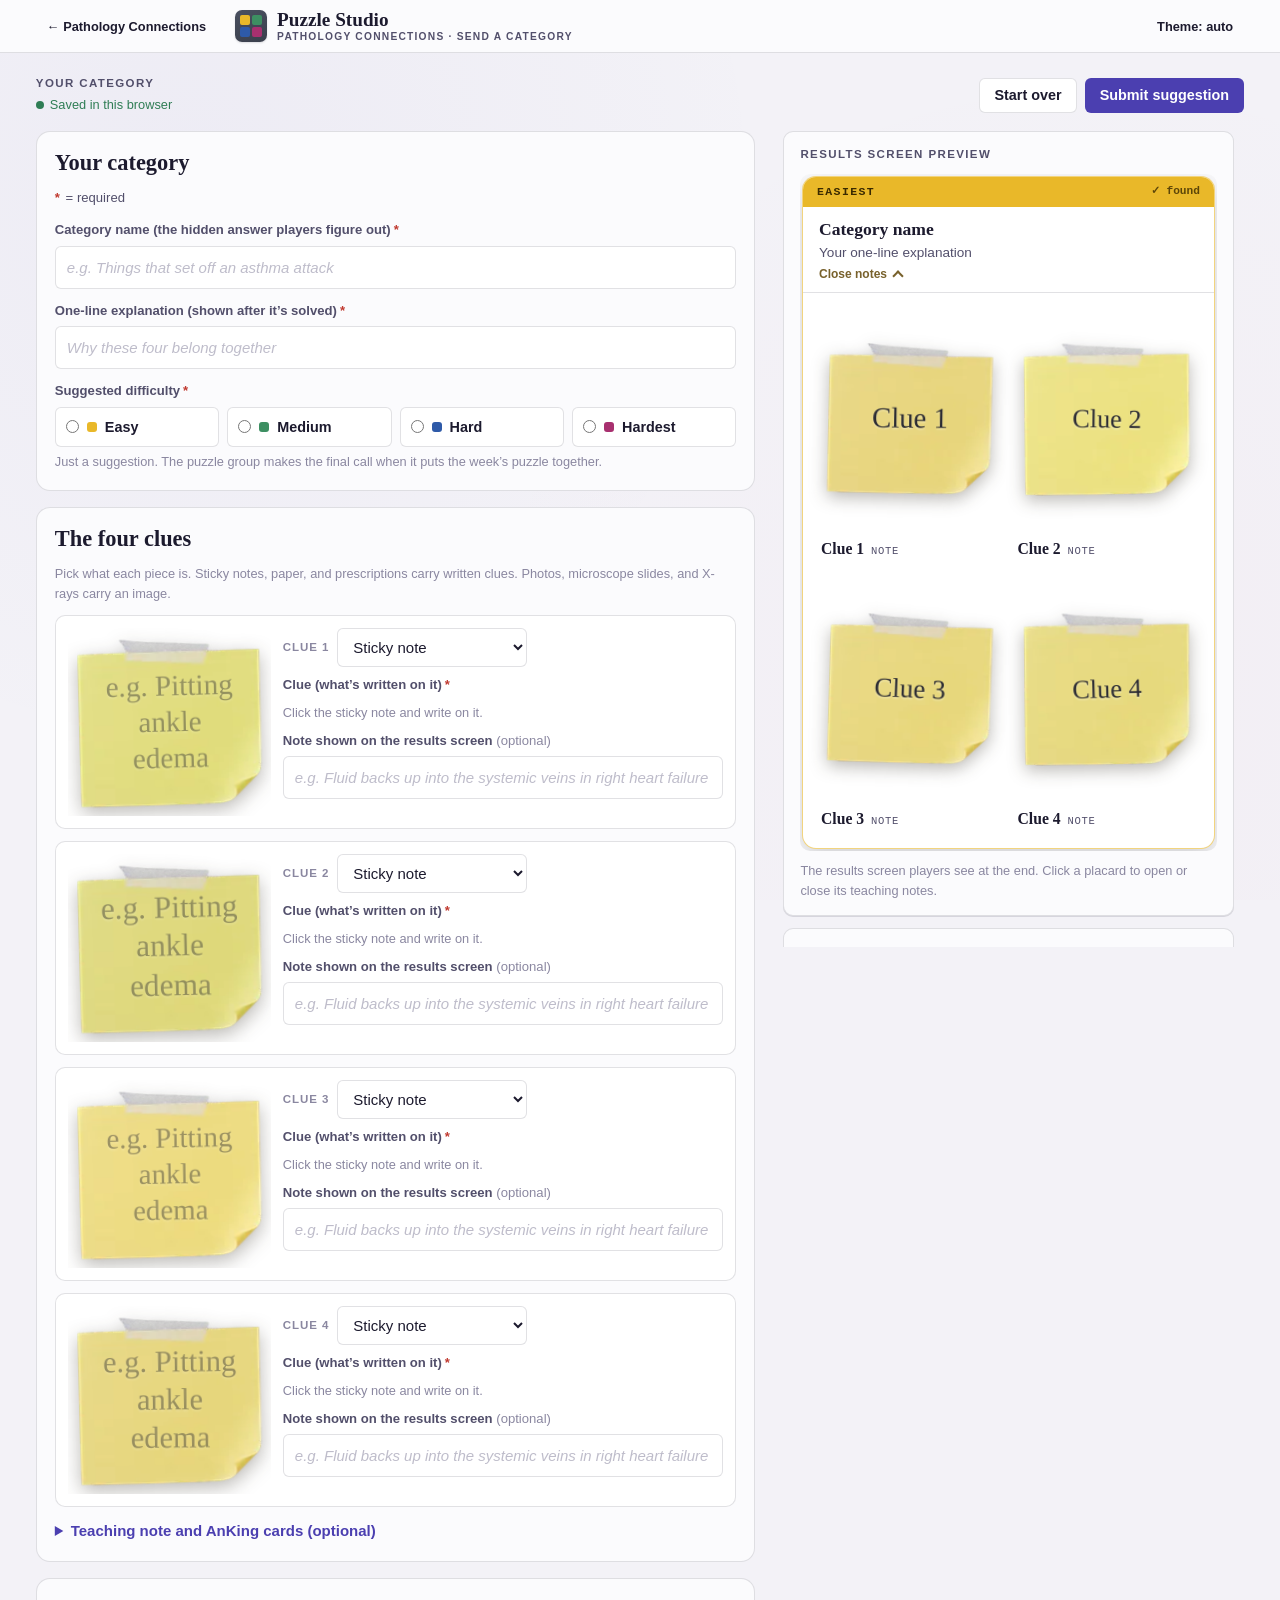
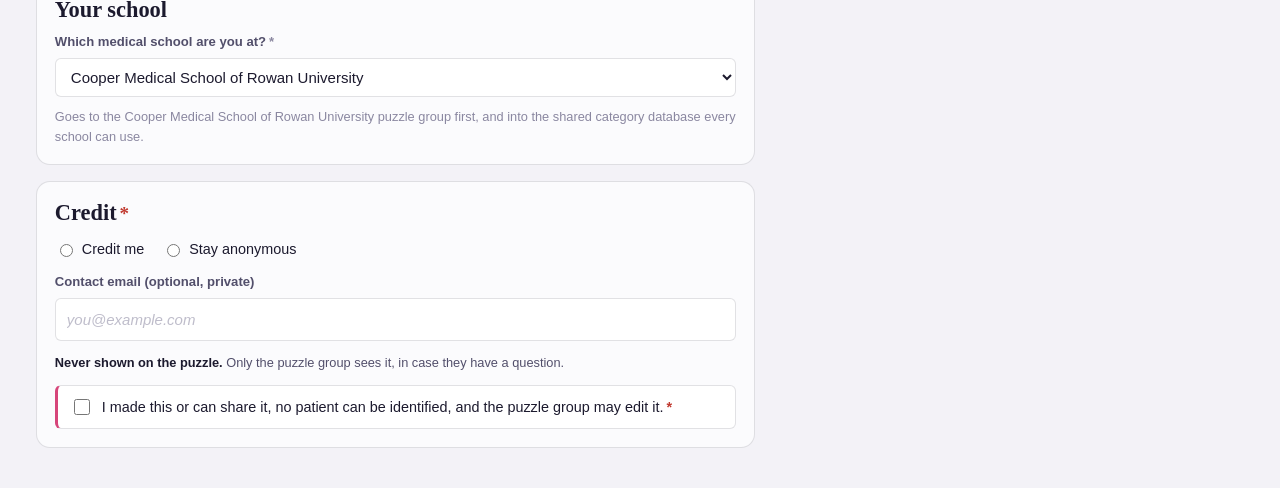
<file: studio/index.html>
<!doctype html>
<html lang="en">
<head>
<meta charset="utf-8">
<meta name="viewport" content="width=device-width,initial-scale=1,viewport-fit=cover">
<meta name="robots" content="noindex,nofollow">
<title>Puzzle Studio · Pathology Connections</title>
<link rel="icon" href="../favicon.svg" type="image/svg+xml">
<script>/* set the theme before first paint (applyTheme below keeps it in sync) */
try { var t = localStorage.getItem('dp2d:studio-theme'); if (t !== 'light' && t !== 'dark') t = matchMedia('(prefers-color-scheme: dark)').matches ? 'dark' : 'light'; document.documentElement.setAttribute('data-theme', t); } catch (e) {}
</script>
<script src="config.js"></script>
<style>
/* Puzzle Studio: author editor in the game's "stain room" look.
   TOKENS: copied from ../styles.css (:root and :root[data-theme="dark"]), which is the
   source of truth. Only the tokens the Studio uses are here; if you change a color in
   styles.css, change it here too. The Studio-only extras (soft status fills, warn) sit
   at the end of each block. Auto theme is resolved in JS (applyTheme) like the game. */
:root {
  --ink: #1c1a2e; --ink-soft: #524f6b; --ink-faint: #8a87a0;
  --paper: #f3f2f7; --paper-2: #e7e5ef;
  --paper-grain-a: rgba(75, 63, 176, 0.035); --paper-grain-b: rgba(214, 69, 122, 0.025);
  --panel: #fbfbfd; --panel-edge: rgba(28, 26, 46, 0.13); --rule: rgba(28, 26, 46, 0.08);
  --accent: #4b3fb0; --accent-hover: #4034a0; --accent-ink: #ffffff; --accent-soft: #e8e5f8;
  --eosin: #d6457a; --eosin-soft: #fbe3ec; --eosin-ink: #ffffff;
  --tier-1: #e9b829; --tier-2: #3d8f62; --tier-3: #2e5aa8; --tier-4: #a8306f;
  --ok: #2f7d55; --danger: #c0392f; --scrim: rgba(16, 14, 30, 0.5); --shadow: rgba(28, 26, 46, 0.14);
  --serif: "Iowan Old Style", "Palatino Linotype", Georgia, "Times New Roman", serif;
  --sans: -apple-system, BlinkMacSystemFont, "Segoe UI", Helvetica, Arial, sans-serif;
  --hand: "Bradley Hand", "Noteworthy", "Marker Felt", "Segoe Print", cursive;
  --mono: "SF Mono", Menlo, Consolas, monospace;
  --ease: cubic-bezier(0.22, 1, 0.36, 1);
  --r-s: 6px; --r-m: 10px; --r-l: 14px;
  --card: #ffffff; --field-bg: #ffffff; --toast-bg: #1c1a2e; --toast-ink: #f3f2f7;
  --desk-hi: #4a5060; --desk-mid: #3a3f4c; --desk-lo: #424857; --desk-edge: rgba(16, 18, 26, 0.5);
  /* Studio-only */
  --ok-soft: #e1f1e8; --warn: #8a5a00; --warn-soft: #f8edcf; --danger-soft: #f8e0dd;
  color-scheme: light;
}
:root[data-theme="dark"] {
  --ink: #eceaf6; --ink-soft: #a9a6c0; --ink-faint: #7b7894;
  --paper: #13121c; --paper-2: #1c1a29;
  --paper-grain-a: rgba(157, 147, 240, 0.04); --paper-grain-b: rgba(240, 123, 163, 0.025);
  --panel: #1b1a27; --panel-edge: rgba(236, 234, 246, 0.13); --rule: rgba(236, 234, 246, 0.07);
  --accent: #9d93f0; --accent-hover: #b0a8f4; --accent-ink: #13121c; --accent-soft: rgba(75, 63, 176, 0.3);
  --eosin: #f07ba3; --eosin-soft: rgba(214, 69, 122, 0.22); --eosin-ink: #13121c;
  --tier-1: #eabb33; --tier-2: #4fa877; --tier-3: #4472c4; --tier-4: #c04588;
  --ok: #6cc495; --danger: #ef7a6e; --scrim: rgba(0, 0, 0, 0.6); --shadow: rgba(0, 0, 0, 0.4);
  --card: #222031; --field-bg: #171622; --toast-bg: #eceaf6; --toast-ink: #13121c;
  --desk-hi: #2f3340; --desk-mid: #252833; --desk-lo: #2a2e39; --desk-edge: rgba(0, 0, 0, 0.55);
  /* Studio-only */
  --ok-soft: rgba(47, 125, 85, 0.28); --warn: #e8bf5a; --warn-soft: rgba(233, 184, 41, 0.18); --danger-soft: rgba(192, 57, 47, 0.25);
  color-scheme: dark;
}
*, *::before, *::after { box-sizing: border-box; }
html { -webkit-text-size-adjust: 100%; }
body {
  margin: 0; background: var(--paper); color: var(--ink); font: 15px/1.55 var(--sans); overflow-x: hidden;
  background-image: radial-gradient(circle at 15% 20%, var(--paper-grain-a) 0, transparent 45%), radial-gradient(circle at 85% 75%, var(--paper-grain-b) 0, transparent 50%);
  background-attachment: fixed;
}
[hidden] { display: none !important; }
h1, h2, h3 { font-family: var(--serif); font-weight: 600; line-height: 1.15; margin: 0; }
h1 { font-size: clamp(1.5rem, 3.6vw, 2.1rem); }
h2 { font-size: 1.4rem; }
p { margin: 0; }
a { color: var(--accent); text-underline-offset: 3px; }
button, input, select, textarea { font: inherit; color: inherit; }
button { cursor: pointer; }
:focus-visible { outline: 2px solid var(--accent); outline-offset: 2px; }
.eyebrow { font-size: 0.72rem; letter-spacing: 0.12em; text-transform: uppercase; color: var(--ink-soft); font-weight: 600; }
.muted { color: var(--ink-soft); }
.wrap { max-width: 1440px; margin: 0 auto; padding-inline: clamp(20px, 2.8vw, 40px); }
@media (max-width: 520px) { .wrap { padding-inline: 16px; } }
.stack { display: flex; flex-direction: column; gap: var(--gap, 16px); min-width: 0; }
.row { display: flex; align-items: center; gap: var(--gap, 12px); flex-wrap: wrap; }
.spread { justify-content: space-between; }
.grow { flex: 1; min-width: 0; }
.section { padding-block: 22px 40px; }
/* header */
.site-head { border-bottom: 1px solid var(--panel-edge); background: var(--panel); position: sticky; top: 0; z-index: 20; }
.site-head .wrap { display: flex; align-items: center; gap: 10px 18px; padding-block: 10px; flex-wrap: wrap; }
.brand { display: flex; align-items: center; gap: 10px; color: var(--ink); }
.brand-mark { width: 32px; height: 32px; border-radius: 7px; background: linear-gradient(160deg, var(--desk-hi), var(--desk-mid)); position: relative; flex: none; box-shadow: 0 1px 2px var(--shadow); }
.brand-mark i { position: absolute; width: 10px; height: 10px; border-radius: 2px; }
.brand-mark i:nth-child(1) { left: 5px; top: 5px; background: var(--tier-1); }
.brand-mark i:nth-child(2) { right: 5px; top: 5px; background: var(--tier-2); }
.brand-mark i:nth-child(3) { left: 5px; bottom: 5px; background: var(--tier-3); }
.brand-mark i:nth-child(4) { right: 5px; bottom: 5px; background: var(--tier-4); }
.brand-name { font-family: var(--serif); font-size: 1.2rem; font-weight: 600; line-height: 1; }
.brand-name small { display: block; font-family: var(--sans); font-size: 0.64rem; letter-spacing: 0.12em; text-transform: uppercase; color: var(--ink-soft); font-weight: 600; margin-top: 3px; }
.to-game { flex: none; white-space: nowrap; }
/* buttons */
.btn { display: inline-flex; align-items: center; justify-content: center; gap: 7px; border: 1px solid var(--panel-edge); background: var(--card); color: var(--ink); border-radius: var(--r-s); padding: 8px 14px; font-weight: 600; text-decoration: none; font-size: 0.9rem; line-height: 1.2; transition: transform 0.12s var(--ease), background 0.15s; }
.btn:hover { background: var(--paper-2); }
.btn:active { transform: translateY(1px); }
.btn.primary { background: var(--accent); color: var(--accent-ink); border-color: transparent; }
.btn.primary:hover { background: var(--accent-hover); }
.btn.danger { color: var(--danger); }
.btn.ghost { background: transparent; border-color: transparent; }
.btn.small { padding: 5px 10px; font-size: 0.8rem; }
.btn[disabled] { opacity: 0.45; cursor: not-allowed; }
.badge { display: inline-flex; align-items: center; gap: 4px; font-size: 0.72rem; font-weight: 600; padding: 2px 8px; border-radius: 999px; background: var(--paper-2); color: var(--ink-soft); white-space: nowrap; }
.tierdot { width: 10px; height: 10px; border-radius: 3px; display: inline-block; flex: none; }
/* panels */
.panel { background: var(--panel); border: 1px solid var(--panel-edge); border-radius: var(--r-l); padding: 18px; min-width: 0; }
.placard { background: var(--panel); border: 1px solid var(--panel-edge); border-radius: var(--r-m); padding: 14px 16px; box-shadow: 0 1px 0 var(--panel-edge); min-width: 0; }
/* forms */
.field { display: flex; flex-direction: column; gap: 5px; min-width: 0; }
.field > span { font-size: 0.82rem; font-weight: 600; color: var(--ink-soft); }
.input { width: 100%; min-width: 0; background: var(--field-bg); border: 1px solid var(--panel-edge); border-radius: var(--r-s); padding: 9px 11px; }
textarea.input { resize: vertical; min-height: 70px; }
.input:focus { outline: 2px solid var(--accent); outline-offset: -1px; }
.hint { font-size: 0.8rem; color: var(--ink-faint); }
.radio { display: inline-flex; gap: 6px; align-items: center; font-size: 0.9rem; }
.radio input { accent-color: var(--accent); }
/* tabs */
.tabs { display: flex; gap: 2px; border-bottom: 1px solid var(--panel-edge); overflow-x: auto; overflow-y: hidden; }
.tabs button { background: none; border: 0; padding: 9px 14px; color: var(--ink-soft); font-weight: 600; border-bottom: 2px solid transparent; margin-bottom: -1px; white-space: nowrap; display: inline-flex; gap: 7px; align-items: center; }
.tabs button[aria-selected="true"] { color: var(--ink); border-bottom-color: var(--accent); }
.tabs button:hover { color: var(--ink); }
</style>
<style>
/* editor */
.editor { display: grid; grid-template-columns: minmax(0, 1fr) clamp(440px, 36vw, 560px); gap: 28px; align-items: start; }
@media (max-width: 1060px) { .editor { grid-template-columns: minmax(0, 1fr); } }
.sidecard { display: flex; flex-direction: column; gap: 12px; min-width: 0; }
@media (min-width: 1061px) { .sidecard { position: sticky; top: 72px; max-height: calc(100vh - 84px); overflow-y: auto; } }
.clue { display: grid; grid-template-columns: auto minmax(0, 1fr); gap: 12px; padding: 12px; border: 1px solid var(--panel-edge); border-radius: var(--r-m); background: var(--card); }
@media (max-width: 560px) { .clue { grid-template-columns: minmax(0, 1fr); } }
/* Example text in empty boxes is italic, so it never reads as already filled in. */
.input::placeholder { font-style: italic; color: var(--ink-faint); opacity: 0.55; }
.field .opt { font-style: normal; font-weight: 500; color: var(--ink-faint); }
/* Required marker: red star after the label; fades once the field is filled in. */
.req-mark { color: var(--danger); font-weight: 700; margin-left: 3px; transition: color 0.25s var(--ease, ease); }
.req-mark.filled { color: var(--ink-faint); }
h2 .req-mark { font-size: 0.85em; }
.req-legend { margin: 0; font-size: 0.82rem; color: var(--ink-soft); }
.req-legend .req-mark { margin: 0 2px 0 0; }
@media (prefers-reduced-motion: reduce) { .req-mark { transition: none; } }
.clue-num { font-size: 0.72rem; font-weight: 700; color: var(--ink-faint); letter-spacing: 0.08em; text-transform: uppercase; }
.drops { display: flex; flex-direction: column; gap: 6px; }
@media (max-width: 560px) { .drops { flex-direction: row; } .drops .drop { flex: 1; } }
/* The clue's real piece (studio/piece.html sizes its frame to the piece). */
.piece-slot { position: relative; display: grid; place-items: center; border-radius: var(--r-s); }
.piece-frame { display: block; border: 0; width: 200px; height: 220px; background: transparent; color-scheme: normal; }
.piece-slot.is-pic { cursor: pointer; }
.piece-slot.is-pic .piece-frame { pointer-events: none; }
.piece-slot.is-pic::after { content: ''; position: absolute; inset: 2px; border-radius: var(--r-s); pointer-events: none; }
.piece-slot.is-pic:focus-visible { outline: none; }
.piece-slot.over::after { background: var(--accent-soft); opacity: .6; }
.piece-slot .drop-hint { position: absolute; left: 50%; bottom: 14px; transform: translateX(-50%); width: max-content; max-width: 170px; padding: 4px 8px; border-radius: 6px;
  background: rgba(20, 22, 30, .72); color: #fff; font-size: 0.7rem; line-height: 1.3; text-align: center; pointer-events: none; }
.piece-slot .rm { position: absolute; top: 4px; right: 4px; width: 22px; height: 22px; border-radius: 50%; border: 0; background: rgba(0,0,0,0.6); color: #fff; font-size: 0.8rem; line-height: 1; display: grid; place-items: center; z-index: 2; }
.write-hint { margin: 2px 0 0; }
.drop { position: relative; border: 1.5px dashed var(--panel-edge); border-radius: var(--r-s); min-height: 96px; display: grid; place-items: center; text-align: center; font-size: 0.74rem; line-height: 1.3; color: var(--ink-faint); padding: 6px; background: var(--paper); width: 100%; }
button.drop { cursor: pointer; }
.drop.text-only { cursor: default; border-style: dotted; }
.drop.over { border-color: var(--accent); background: var(--accent-soft); }
.drop.has { border-style: solid; padding: 0; overflow: hidden; background: #000 center / cover no-repeat; }
.drop .rm { position: absolute; top: 4px; right: 4px; width: 22px; height: 22px; border-radius: 50%; border: 0; background: rgba(0,0,0,0.6); color: #fff; font-size: 0.8rem; line-height: 1; display: grid; place-items: center; }
.two-col { display: grid; grid-template-columns: minmax(0, 1fr) minmax(0, 1fr); gap: 8px; }
@media (max-width: 560px) { .two-col { grid-template-columns: minmax(0, 1fr); } }
details > summary { cursor: pointer; color: var(--accent); font-weight: 600; }
/* checklist */
.checklist { list-style: none; margin: 0; padding: 0; display: flex; flex-direction: column; gap: 7px; font-size: 0.86rem; }
.checklist li { display: flex; gap: 8px; align-items: flex-start; }
.checklist .ic { width: 18px; height: 18px; border-radius: 50%; flex: none; display: grid; place-items: center; font-size: 0.7rem; font-weight: 800; margin-top: 1px; }
.ic.ok { background: var(--ok-soft); color: var(--ok); }
.ic.no { background: var(--warn-soft); color: var(--warn); }
.ic.bad { background: var(--danger-soft); color: var(--danger); }
.ic.info { background: var(--accent-soft); color: var(--accent); }
.savestate { font-size: 0.8rem; color: var(--ok); display: inline-flex; gap: 6px; align-items: center; }
.savestate::before { content: ""; width: 8px; height: 8px; border-radius: 50%; background: currentColor; }
.savestate.err { color: var(--danger); }
/* modal + toast */
.scrim { position: fixed; inset: 0; background: var(--scrim); display: grid; place-items: center; padding: 16px; z-index: 50; }
.modal { background: var(--panel); border: 1px solid var(--panel-edge); border-radius: var(--r-l); width: min(560px, 100%); max-height: 90vh; overflow: auto; padding: 22px; box-shadow: 0 20px 60px var(--shadow); }
.pick-list { list-style: none; margin: 0; padding: 0; display: flex; flex-direction: column; gap: 6px; }
.pick-list button { width: 100%; text-align: left; display: flex; justify-content: space-between; gap: 10px; }
.toast { position: fixed; left: 50%; bottom: calc(22px + env(safe-area-inset-bottom, 0px)); transform: translateX(-50%); background: var(--toast-bg); color: var(--toast-ink); padding: 10px 16px; border-radius: var(--r-m); font-weight: 600; font-size: 0.9rem; z-index: 60; box-shadow: 0 8px 24px rgba(0,0,0,0.25); max-width: calc(100% - 32px); }
/* tiers, consent, school */
.old-puz { border-left: 3px solid var(--accent); }
.old-puz .row { flex-wrap: wrap; }
.tier-pick { display: grid; grid-template-columns: repeat(4, minmax(0, 1fr)); gap: 8px; }
@media (max-width: 560px) { .tier-pick { grid-template-columns: repeat(2, minmax(0, 1fr)); } }
.tier-pick label { display: flex; align-items: center; gap: 8px; border: 1px solid var(--panel-edge); border-radius: var(--r-s); padding: 8px 10px; background: var(--card); cursor: pointer; font-weight: 600; font-size: 0.9rem; }
.tier-pick label:has(input:checked) { border-color: var(--accent); background: var(--accent-soft); }
.tier-pick input { accent-color: var(--accent); margin: 0; }
.check { display: flex; gap: 9px; align-items: flex-start; font-size: 0.9rem; cursor: pointer; }
.check input { accent-color: var(--accent); margin-top: 3px; flex: none; width: 16px; height: 16px; }
.consent { border: 1px solid var(--panel-edge); border-left: 3px solid var(--eosin); border-radius: var(--r-s); padding: 10px 12px; background: var(--card); }
.private-note { font-size: 0.8rem; color: var(--ink-soft); }
.private-note b { color: var(--ink); }
/* sending to the inbox */
.hp { position: absolute; left: -9999px; width: 1px; height: 1px; overflow: hidden; }
.human:empty { display: none; }
.send-ok { display: flex; flex-wrap: wrap; align-items: center; gap: 6px 12px; margin: -6px 0 16px; padding: 9px 12px; font-size: 0.9rem; color: var(--ink); background: var(--ok-soft); border-left: 3px solid var(--ok); border-radius: var(--r-s); }
.send-ok .send-ok-msg { margin: 0; flex: 1 1 220px; }
.send-err { border-left: 3px solid var(--danger); background: var(--danger-soft); border-radius: var(--r-s); padding: 10px 12px; font-size: 0.9rem; }
.sent-list { font-family: var(--mono); font-size: 0.78rem; }
.btn.busy { position: relative; color: transparent !important; }
.btn.busy::after { content: "Sending…"; position: absolute; inset: 0; display: grid; place-items: center; color: var(--accent-ink); }
/* clue image slots take the piece's real shape */
.drop[style*="aspect-ratio"] { min-height: 0; }
.drops .btn.small { width: 100%; }
@media (max-width: 560px) { .drops { flex-wrap: wrap; align-items: flex-start; } .drops .drop { flex: 0 1 150px; } .drops .btn.small { width: auto; } }
.sidecard { scrollbar-width: thin; scrollbar-gutter: stable; } /* the scrollbar coming and going must not change the preview frame's width */
/* live preview frame (studio/preview.html draws the game's own pieces and placards) */
.prev-tabs { margin: -4px -4px 0; }
.pv-frame { width: 100%; height: 220px; border: 0; display: block; border-radius: var(--r-m); background: transparent; }
/* crop window */
.modal:has(.crop-modal) { width: min(960px, 100%); }
.crop-grid { display: grid; grid-template-columns: minmax(0, 1.25fr) minmax(0, 1fr); gap: 20px; align-items: start; }
@media (max-width: 720px) { .crop-grid { grid-template-columns: minmax(0, 1fr); } }
.crop-stage { width: 100%; max-height: 60vh; margin-inline: auto; border-radius: var(--r-s); overflow: hidden; background: repeating-conic-gradient(var(--paper-2) 0 25%, var(--panel) 0 50%) 0 0 / 18px 18px; border: 1px solid var(--panel-edge); }
.crop-stage canvas { width: 100%; height: 100%; display: block; cursor: grab; touch-action: none; }
.crop-stage canvas:active { cursor: grabbing; }
.cp { margin-inline: auto; position: relative; }
.cp canvas { width: 100%; height: 100%; display: block; }
/* photo: the game's 94 x 110 px instant-photo frame, window inset 3 px (shown at 2.2x) */
.cp-photo { width: 207px; height: 242px; background: #fdfcf6; border: 2px solid rgba(36, 31, 20, 0.2); box-shadow: 0 6px 14px rgba(36, 31, 20, 0.3); transform: rotate(-1.5deg); }
.cp-photo .cp-win { position: absolute; inset: 6px; border-radius: 3px; overflow: hidden; }
/* slide: the microscope viewer panel (430 x 300 px on a laptop) */
.cp-scope { width: 100%; max-width: 360px; padding: 10px; background: var(--panel); border: 1px solid var(--panel-edge); border-radius: var(--r-l); display: flex; flex-direction: column; gap: 6px; }
.cp-scope-title { font: 600 0.72rem/1 var(--mono); letter-spacing: 0.1em; text-transform: uppercase; color: var(--ink-soft); }
.cp-scope-wrap { position: relative; aspect-ratio: 430 / 300; border-radius: var(--r-s); overflow: hidden; border: 3px solid #2a2d38; }
.cp-scope-wrap::after { content: ""; position: absolute; inset: 0; background: radial-gradient(ellipse at center, rgba(20, 22, 36, 0) 58%, rgba(20, 22, 36, 0.35)); pointer-events: none; }
/* X-ray: the 118 x 148 px film on the 220 x 240 px light box (shown at 1.3x) */
.cp-lightbox { width: 286px; height: 312px; border-radius: 13px; border: 9px solid #2a2d38; background: radial-gradient(ellipse at 50% 40%, #fbfcff, #e9ecf5 70%, #cfd4e2); box-shadow: 0 0 22px rgba(236, 240, 252, 0.5), 0 6px 12px rgba(10, 12, 20, 0.35); display: grid; place-items: center; }
.cp-film { width: 153px; height: 192px; border-radius: 5px; overflow: hidden; border: 2px solid rgba(232, 236, 244, 0.2); box-shadow: 0 3px 7px rgba(8, 10, 16, 0.45); }
@media (prefers-reduced-motion: reduce) { *, *::before, *::after { transition: none !important; } }
</style>
</head>
<body>
<header class="site-head">
  <div class="wrap">
    <a class="btn small ghost to-game" id="to-game" href="../" title="Back to the game">← Pathology Connections</a>
    <div class="brand"><span class="brand-mark" aria-hidden="true"><i></i><i></i><i></i><i></i></span>
      <span class="brand-name">Puzzle Studio<small>Pathology Connections · Send a category</small></span></div>
    <div class="row" style="--gap:14px; margin-left:auto">
      <button class="btn small ghost" id="theme-btn" type="button" aria-label="Switch light or dark theme">Theme: auto</button>
    </div>
  </div>
</header>

<main class="wrap section">
  <section class="panel stack old-puz" id="old-puz" style="--gap:8px; margin-bottom:16px" hidden aria-labelledby="old-puz-h"></section>

  <section id="view-edit">
    <div class="row spread" style="margin-bottom:16px">
      <div class="stack" style="--gap:2px">
        <span class="eyebrow" id="e-eyebrow">Your category</span>
        <span class="savestate" id="saved">Saved in this browser</span>
      </div>
      <div class="row" style="--gap:8px">
        <button class="btn" type="button" id="btn-new">Start over</button>
        <button class="btn primary" type="button" id="btn-send">Submit suggestion</button>
        <input type="file" id="file-img" accept="image/*" hidden>
      </div>
    </div>
    <!-- After a successful send: one small inline thank-you (no popup, no code to keep). -->
    <div class="send-ok" id="send-ok" role="status" hidden>
      <p class="send-ok-msg" id="send-ok-msg"></p>
      <button class="btn small primary" type="button" id="send-ok-new">Start another</button>
      <button class="btn small ghost" type="button" id="send-ok-close">Close</button>
    </div>
    <div class="editor">
      <div class="stack" style="--gap:16px" id="ebody"></div>
      <aside class="sidecard">
        <div class="placard stack" style="--gap:10px">
          <span class="eyebrow">Results screen preview</span>
          <iframe class="pv-frame" id="pv-frame" title="Live preview" src="preview.html" tabindex="-1"></iframe>
          <p class="hint" id="pv-hint"></p></div>
        <div class="placard stack" style="--gap:10px"><span class="eyebrow">Ready to send?</span><ul class="checklist" id="checks"></ul>
          <div class="human" id="s-human"></div>
          <div class="hp" aria-hidden="true"><label>Leave this empty <input type="text" id="s-website" name="website" tabindex="-1" autocomplete="off"></label></div>
          <p class="hint sent-list" id="s-sent" hidden></p></div>
        <div class="placard stack" style="--gap:8px"><span class="eyebrow">Images</span>
          <p style="font-size:.86rem" class="muted">Use your own photos or open-license images (for example Wikimedia Commons, or Radiopaedia cases that allow reuse). Every image needs a source, and nobody in it can be identifiable.</p></div>
      </aside>
    </div>
  </section>

</main>

<div id="modal-root"></div>
<div class="toast" id="toast" role="status" aria-live="polite" hidden></div>

<script type="module">
import { PIECE_KIND_NAMES } from '../src/engine.js';
import { idbSupported, idbGet, idbSet, idbDel } from '../src/idb-kv.js';

/* ===== PURE-START: draft model (no DOM; extracted for node tests) ===== */
const ZONES = ['corkboard', 'folder', 'rack', 'tubes', 'photo', 'rx'];
const ZONE_NAMES = { corkboard: 'Sticky note', folder: 'Paper sheet', rack: 'Microscope slide', tubes: 'X-ray film', photo: 'Photograph', rx: 'Prescription' };
/* Grey example text per clue type: a clue and a results-screen note that explains that same clue. */
const CLUE_EXAMPLES = {
  corkboard: { label: 'Pitting ankle edema', note: 'Fluid backs up into the systemic veins in right heart failure', source: '' },
  folder: { label: 'Hb 7.2 g/dL, MCV 112 fL', note: 'Macrocytic anemia: think vitamin B12 or folate deficiency', source: '' },
  rx: { label: 'Lisinopril 10 mg daily', note: 'ACE inhibitor that lowers afterload in heart failure; can cause a dry cough', source: '' },
  photo: { label: 'Digital clubbing', note: 'Bulbous fingertips with loss of the nail-bed angle, from chronic hypoxia (e.g. lung cancer, bronchiectasis)', source: 'Image source (e.g. my own photo, or Wikimedia Commons, CC BY-SA 4.0, author)' },
  rack: { label: 'Reed-Sternberg cell', note: 'Large binucleate “owl-eye” cell, the hallmark of classical Hodgkin lymphoma', source: 'Image source (e.g. my own lab slide, or Wikimedia Commons, CC BY-SA 4.0, author)' },
  tubes: { label: 'Cardiomegaly on chest X-ray', note: 'Heart shadow wider than half the chest on a PA film (cardiothoracic ratio over 0.5)', source: 'Image source (e.g. Radiopaedia case, CC BY-NC-SA 3.0, author)' },
};
const IMAGE_ZONES = ['photo', 'tubes', 'rack'];
/** Where a clue's one picture lives: slides use the microscope view (scope.image), photos and X-rays info.image. */
function picField(zone) { return zone === 'rack' ? 'scopeImage' : zone === 'photo' || zone === 'tubes' ? 'image' : ''; }
function picOf(I) { const f = picField(I.zone); return f ? I[f] || '' : ''; }
/** Clue frame shapes as the game draws them (width / height); see crop window. */
const ZONE_ASPECT = { photo: 86 / 102, tubes: 118 / 148, rack: 430 / 300 };
const TIER_WORDS = ['easiest', 'medium', 'hard', 'hardest'];
const CREDIT_RE = /^<i>\s*Images?\s*:\s*([\s\S]*?)\s*<\/i>$/i;

function slug(s) {
  return String(s || '').replace(/­/g, '').normalize('NFKD').replace(/[̀-ͯ]/g, '')
    .toLowerCase().replace(/[^a-z0-9]+/g, '-').replace(/^-+|-+$/g, '');
}
function plain(s) { return String(s || '').replace(/­/g, ''); }
function htmlEsc(s) { return String(s).replace(/&/g, '&amp;').replace(/</g, '&lt;').replace(/>/g, '&gt;'); }
function htmlUnesc(s) { return String(s).replace(/&lt;/g, '<').replace(/&gt;/g, '>').replace(/&amp;/g, '&'); }
function pick(obj, skip) {
  const out = {};
  if (obj && typeof obj === 'object') Object.keys(obj).forEach((k) => { if (skip.indexOf(k) === -1) out[k] = obj[k]; });
  return out;
}
function orderLike(obj, keys) {
  if (!keys || !keys.length) return obj;
  const out = {};
  keys.forEach((k) => { if (k in obj) out[k] = obj[k]; });
  Object.keys(obj).forEach((k) => { if (!(k in out)) out[k] = obj[k]; });
  return out;
}
function blocksToText(blocks) {
  return (blocks || []).map((b) => (b.type === 'heading' ? '## ' + (b.text || '')
    : b.type === 'image' ? '![image](' + (b.src || '') + ')' : (b.text || ''))).join('\n\n');
}
function textToBlocks(text) {
  return String(text || '').split(/\n\s*\n/).map((t) => t.trim()).filter(Boolean).map((t) => {
    if (/^##\s+/.test(t)) return { type: 'heading', text: t.replace(/^##\s+/, '') };
    const m = /^!\[[^\]]*\]\((\S+)\)$/.exec(t);
    return m ? { type: 'image', src: m[1] } : { type: 'text', text: t };
  });
}
function blankItem() {
  return { label: '', zone: 'corkboard', title: '', text: '', image: '', scopeImage: '', credit: '', note: '',
    srcId: '', srcLabel: '', keys: [], infoKeys: [], scopeKeys: [], extra: {}, infoExtra: {}, scopeExtra: {} };
}
function blankGroup(i) {
  return { name: '', tier: i + 1, explanation: '', articleText: '', articleRaw: null, articleRawText: '', credit: '',
    byName: '', byLine: '', byExtra: null,
    nids: '', ankiExtra: null, srcId: '', srcName: '', keys: [], extra: {}, items: [0, 1, 2, 3].map(blankItem) };
}
function blankDraft() {
  return { v: 1, title: '', date: '', srcId: '', srcTitle: '', srcDate: '', keys: [], extra: {}, groups: [0, 1, 2, 3].map(blankGroup) };
}
/** Puzzle JSON -> editor draft. Keeps unknown fields so export is lossless. */
function draftFromPuzzle(p) {
  const d = blankDraft();
  const warnings = [];
  d.title = p.title || ''; d.date = p.date || '';
  d.srcId = p.id || ''; d.srcTitle = d.title; d.srcDate = d.date;
  d.keys = Object.keys(p); d.extra = pick(p, ['id', 'title', 'date', 'machines', 'groups', 'items']);
  const items = Array.isArray(p.items) ? p.items : [];
  const byId = new Map(items.map((it) => [it.id, it]));
  const used = new Set();
  const toDraftItem = (it) => {
    const info = it.info || {}; const scope = it.scope || {};
    return Object.assign(blankItem(), {
      label: it.label || '', zone: ZONES.indexOf(it.zone) !== -1 ? it.zone : 'corkboard',
      title: info.title || '', text: info.text || '', image: info.image || '', scopeImage: scope.image || '',
      note: typeof it.note === 'string' ? it.note : '',
      srcId: it.id || '', srcLabel: it.label || '',
      keys: Object.keys(it), infoKeys: Object.keys(info), scopeKeys: it.scope ? Object.keys(scope) : [],
      extra: pick(it, ['id', 'label', 'zone', 'info', 'scope', 'note']), infoExtra: pick(info, ['title', 'text', 'image']),
      scopeExtra: pick(scope, ['image']),
    });
  };
  (Array.isArray(p.groups) ? p.groups : []).forEach((g, gi) => {
    if (gi > 3) { warnings.push('Only the first 4 groups were loaded.'); return; }
    const G = d.groups[gi];
    G.name = g.name || ''; G.tier = [1, 2, 3, 4].indexOf(g.tier) !== -1 ? g.tier : gi + 1;
    G.explanation = g.explanation || ''; G.srcId = g.id || ''; G.srcName = G.name;
    G.keys = Object.keys(g); G.extra = pick(g, ['id', 'name', 'tier', 'explanation', 'article', 'anki', 'credit', 'itemIds']);
    // Submitter credit (who sent in the category), separate from image credits
    if (typeof g.credit === 'string') G.byName = g.credit;
    else if (g.credit && typeof g.credit === 'object') {
      G.byName = String(g.credit.name || ''); G.byLine = String(g.credit.line || '');
      G.byExtra = pick(g.credit, ['name', 'line']);
    }
    if (Array.isArray(g.article)) {
      const art = JSON.parse(JSON.stringify(g.article));
      const last = art[art.length - 1];
      const m = last && last.type === 'text' && Object.keys(last).length === 2 ? CREDIT_RE.exec(last.text || '') : null;
      if (m) { G.credit = htmlUnesc(m[1]); art.pop(); }
      G.articleRaw = art; G.articleRawText = blocksToText(art); G.articleText = G.articleRawText;
    }
    if (g.anki && typeof g.anki === 'object') {
      G.nids = Array.isArray(g.anki.nids) ? g.anki.nids.join(', ') : '';
      G.ankiExtra = pick(g.anki, ['nids']);
    }
    (g.itemIds || []).forEach((id, ii) => {
      const it = byId.get(id);
      if (!it || used.has(id)) return;
      if (ii > 3) { warnings.push('Group "' + G.name + '" had more than 4 clues; extras were dropped.'); return; }
      used.add(id); G.items[ii] = toDraftItem(it);
    });
  });
  items.filter((it) => !used.has(it.id)).forEach((it) => {
    const slot = d.groups.flatMap((G, gi) => G.items.map((x, ii) => [gi, ii, x])).find((s) => !s[2].label && !s[2].srcId);
    if (slot) { d.groups[slot[0]].items[slot[1]] = toDraftItem(it); warnings.push('Clue "' + plain(it.label) + '" had no group; it was put in group ' + (slot[0] + 1) + '.'); }
    else warnings.push('Clue "' + plain(it.label) + '" had no room and was dropped.');
  });
  return { draft: d, warnings };
}

function uniqueId(base, used) {
  let id = base, n = 2;
  while (used.has(id)) id = base + '-' + n++;
  used.add(id);
  return id;
}

/** Editor draft -> puzzle JSON in the exact shape the game loads. */
function puzzleFromDraft(d) {
  const title = d.title.trim(), date = d.date.trim();
  const pid = d.srcId && title === d.srcTitle && date === d.srcDate ? d.srcId
    : [slug(title) || 'untitled', date].filter(Boolean).join('-');
  const usedItem = new Set(); const ids = d.groups.map((G) => G.items.map(() => ''));
  d.groups.forEach((G, gi) => G.items.forEach((I, ii) => {
    if (I.srcId && I.label === I.srcLabel && !usedItem.has(I.srcId)) { ids[gi][ii] = I.srcId; usedItem.add(I.srcId); }
  }));
  d.groups.forEach((G, gi) => G.items.forEach((I, ii) => {
    if (!ids[gi][ii]) ids[gi][ii] = uniqueId(slug(I.label) || 'clue', usedItem);
  }));
  const usedGroup = new Set(); const items = [];
  const groups = d.groups.map((G, gi) => {
    const gid = G.srcId && G.name === G.srcName && !usedGroup.has(G.srcId) ? (usedGroup.add(G.srcId), G.srcId)
      : uniqueId('g-' + (slug(G.name) || 'group-' + (gi + 1)), usedGroup);
    const g = { id: gid, name: G.name.trim(), tier: Number(G.tier) || gi + 1, explanation: G.explanation.trim() };
    let article = G.articleRaw && G.articleText === G.articleRawText ? JSON.parse(JSON.stringify(G.articleRaw)) : textToBlocks(G.articleText);
    const credits = [];
    const addCredit = (c) => { c = String(c || '').trim(); if (c && credits.indexOf(c) === -1) credits.push(c); };
    addCredit(G.credit);
    G.items.forEach((I) => { if (picOf(I)) addCredit(I.credit); });
    if (credits.length) article = article.concat([{ type: 'text', text: '<i>Images: ' + htmlEsc(credits.join('; ')) + '</i>' }]);
    if (article.length || G.articleRaw) g.article = article;
    const nids = String(G.nids || '').split(/[\s,;]+/).filter(Boolean).map(Number).filter((n) => Number.isInteger(n) && n > 0);
    if (nids.length) g.anki = Object.assign({}, G.ankiExtra || {}, { nids });
    else if (G.ankiExtra && Object.keys(G.ankiExtra).length) g.anki = Object.assign({}, G.ankiExtra);
    const byName = String(G.byName || '').trim(), byLine = String(G.byLine || '').trim();
    if (byName) g.credit = Object.assign({ name: byName }, byLine ? { line: byLine } : {}, G.byExtra || {});
    else if (G.byExtra && G.byExtra.anonymous === true) g.credit = { anonymous: true }; // keep "stayed anonymous"
    g.itemIds = ids[gi].slice();
    G.items.forEach((I, ii) => {
      // One field per clue: the label is also the title (v2). info.text is
      // no longer written by the Studio (the game never shows it).
      const info = Object.assign({ title: plain(I.label).trim() }, I.infoExtra);
      if (picField(I.zone) === 'image' && I.image) info.image = I.image;
      const it = Object.assign({ id: ids[gi][ii], label: I.label.trim(), zone: I.zone, info: orderLike(info, I.infoKeys) }, I.extra);
      // Optional per-clue note for the results screen (plain text).
      const note = String(I.note || '').trim();
      if (note) it.note = note;
      if (I.zone === 'rack') {
        const scope = Object.assign({}, I.scopeExtra);
        if (I.scopeImage) scope.image = I.scopeImage;
        if (Object.keys(scope).length) it.scope = orderLike(scope, I.scopeKeys);
      }
      items.push(orderLike(it, I.keys));
    });
    return orderLike(Object.assign(g, G.extra), G.keys);
  });
  const machines = [];
  if (items.some((i) => i.zone === 'rack')) machines.push('scope');
  if (items.some((i) => i.zone === 'tubes')) machines.push('lightbox');
  const out = Object.assign({ id: pid, title, date, machines, groups, items }, d.extra);
  return orderLike(out, d.keys);
}
/* ----- Submission model: one category (format v2, supabase/SUBMISSION_FORMAT.md). Full puzzles are no longer sent. ----- */
const SUGGESTED_TIERS = ['Easy', 'Medium', 'Hard', 'Hardest'];
const CREDIT_NAME_MAX = 60, CREDIT_LINE_MAX = 40;
const EMAIL_RE = /^[^\s@]+@[^\s@]+\.[^\s@]+$/;
// Size limits the inbox enforces. Keep in step with LIMITS in
// supabase/functions/submit/validate.js (supabase/tests/studio_limits.test.mjs checks).
const SEND_LIMITS = { maxImageBytes: 700 * 1024, maxImages: 8, maxBodyBytes: 7 * 1024 * 1024, name: 120, explanation: 400, label: 80, source: 300, article: 6000, note: 280 };
/** Decoded size of a data: URI image, in bytes (0 if not a data URI). */
function dataUriBytes(src) {
  const i = String(src || '').indexOf(';base64,');
  return /^data:/.test(String(src || '')) && i !== -1 ? Math.floor((String(src).length - i - 8) * 3 / 4) : 0;
}
/** Who sent it: school, credit, private contact, consent. */
function blankWho() { return { school: '', creditMode: '', name: '', line: '', email: '', consent: false }; }
function blankCategory() {
  return Object.assign({ v: 1, group: blankGroup(0), suggestedTier: 0, noPatient: [false, false, false, false] }, blankWho());
}
function itemHasImage(I) { return !!picOf(I); }
/** Plain-English problems for one category's fields and clues. pre is '' or 'Category 2: '. */
function groupProblems(G, noPatient, pre, problems, notes) {
  const t = (s) => String(s || '').trim();
  const cap = (what, v, max) => { if (t(v).length > max) problems.push(pre + what + ' is too long (' + t(v).length + ' characters; ' + max + ' max)'); };
  if (!t(G.name)) problems.push(pre + 'Name the category (the hidden answer)');
  if (!t(G.explanation)) problems.push(pre + 'Add a one-line explanation');
  cap('The category name', G.name, SEND_LIMITS.name);
  cap('The explanation', G.explanation, SEND_LIMITS.explanation);
  cap('The teaching note', G.articleText, SEND_LIMITS.article);
  G.items.forEach((I, ii) => {
    const n = pre + 'Clue ' + (ii + 1);
    if (ZONES.indexOf(I.zone) === -1) { problems.push(n + ': pick what kind of piece it is'); return; }
    const img = picField(I.zone);
    if (!t(I.label)) { problems.push(n + (img ? ': say what the image shows' : ': write the clue')); return; }
    if (img && !I[img]) notes.push(n + ': no image yet, so the puzzle group will look for one');
    if (itemHasImage(I)) {
      if (!t(I.credit)) problems.push(n + ': say where the image came from');
      if (!noPatient[ii]) problems.push(n + ': confirm no patient can be identified in the image');
      cap(n + ': the image source', I.credit, SEND_LIMITS.source);
      const kb = Math.round(dataUriBytes(picOf(I)) / 1024);
      if (kb > SEND_LIMITS.maxImageBytes / 1024) problems.push(n + ': the image is too big (' + kb + ' KB; ' + (SEND_LIMITS.maxImageBytes / 1024) + ' KB max). Crop it or try a simpler image');
    }
    cap(n + ': the ' + (img ? 'description' : 'clue'), I.label, SEND_LIMITS.label);
    cap(n + ': the results-screen note', I.note, SEND_LIMITS.note);
  });
  const badNid = String(G.nids || '').split(/[\s,;]+/).filter(Boolean).find((x) => !/^[1-9]\d*$/.test(x));
  if (badNid) problems.push(pre + 'AnKing card IDs are numbers only (check “' + badNid + '”)');
}
function whoProblems(c, problems, schools) {
  const t = (s) => String(s || '').trim();
  if (!t(c.school)) problems.push('Pick your school');
  else if (schools && !schools.some((x) => x.slug === c.school)) problems.push('Pick your school again (the list has changed)');
  if (c.creditMode === 'named') {
    if (!t(c.name)) problems.push('Add your name for the credit, or choose to stay anonymous');
    else if (t(c.name).length > CREDIT_NAME_MAX) problems.push('Your name is too long (' + CREDIT_NAME_MAX + ' characters max)');
    if (t(c.line).length > CREDIT_LINE_MAX) problems.push('Year or role is too long (' + CREDIT_LINE_MAX + ' characters max)');
  } else if (c.creditMode !== 'anonymous') problems.push('Choose “Credit me” or “Stay anonymous”');
  if (t(c.email) && !EMAIL_RE.test(t(c.email))) problems.push('Check the contact email, or leave it blank');
  if (!c.consent) problems.push('Tick the box that says the puzzle group can use it');
}
/**
 * Plain-English checks for one category. `problems` block sending; `notes` do not.
 * Mirrors the per-group and per-item rules of supabase/functions/submit/validate.js.
 */
function categoryChecks(c, schools) {
  const problems = [], notes = [];
  groupProblems(c.group, c.noPatient, '', problems, notes);
  if ([1, 2, 3, 4].indexOf(Number(c.suggestedTier)) === -1) problems.push('Pick a suggested difficulty');
  whoProblems(c, problems, schools);
  return { problems, notes };
}
/** One editor group -> { name, explanation, article?, anki?, items: [4 v2 clues] }. */
function submitGroup(G) {
  const t = (s) => String(s || '').trim();
  const d = blankDraft();
  d.groups[0] = Object.assign({}, G, { byName: '', byLine: '', byExtra: null, tier: 1 });
  const p = puzzleFromDraft(d);
  const g = p.groups[0];
  const byId = new Map(p.items.map((it) => [it.id, it]));
  const group = { name: g.name, explanation: g.explanation };
  if (g.article && g.article.length) group.article = g.article;
  if (g.anki) group.anki = g.anki;
  group.items = g.itemIds.map((id, ii) => {
    const it = byId.get(id), I = G.items[ii];
    const o = { label: it.label, zone: it.zone, info: { title: it.label } };
    if (it.zone === 'rack' && it.scope && it.scope.image) o.scope = { image: it.scope.image };
    if ((it.zone === 'photo' || it.zone === 'tubes') && it.info.image) o.info.image = it.info.image;
    if (itemHasImage(I) && t(I.credit)) o.source = t(I.credit);
    if (t(I.note)) o.note = t(I.note);
    return o;
  });
  return group;
}
function submitWho(c, nowIso) {
  const t = (s) => String(s || '').trim();
  const credit = c.creditMode === 'named'
    ? Object.assign({ mode: 'named', name: t(c.name) }, t(c.line) ? { line: t(c.line) } : {})
    : { mode: 'anonymous' };
  return { format: 'desk-puzzle-submission', version: 2, kind: 'category', school: t(c.school), submittedAt: nowIso,
    credit, contact: t(c.email) ? { email: t(c.email) } : null, consent: c.consent === true };
}
/** Category draft -> submission (version 2, kind "category", with the school). */
function submissionFromCategory(c, nowIso) {
  return Object.assign(submitWho(c, nowIso), { suggestedTier: Number(c.suggestedTier), group: submitGroup(c.group) });
}
/** A full-puzzle draft saved by the Studio before full puzzles were retired:
 *  its categories (with something in them) so each can be sent on its own. */
function oldPuzzleGroups(raw) {
  try {
    const d = raw ? JSON.parse(raw) : null;
    if (!d || d.v !== 1 || !Array.isArray(d.groups)) return [];
    return d.groups.map((G, gi) => ({ gi, G: Object.assign(blankGroup(0), G, { items: fillItems(G.items) }),
      tier: [1, 2, 3, 4].indexOf(Number(G.tier)) === -1 ? 0 : Number(G.tier),
      noPatient: [0, 1, 2, 3].map((ii) => !!(d.noPatient && d.noPatient[gi] && d.noPatient[gi][ii])),
      who: { creditMode: d.creditMode || '', name: d.name || '', line: d.line || '', email: d.email || '' } }))
      .filter((x) => String(x.G.name || '').trim() || x.G.items.some((I) => String(I.label || '').trim() || picOf(I)));
  } catch (e) { return []; }
}
/* ===== PURE-END ===== */

/* ===== DOM helpers, state, storage ===== */
const PUZZLE_KEY = 'dp2d:studio-draft';      // full-puzzle draft from before full puzzles were retired (read only)
const CATEGORY_KEY = 'dp2d:studio-category'; // one-category draft
const OLD_PUZ_HIDE_KEY = 'dp2d:studio-old-puzzle-hidden';
const THEME_KEY = 'dp2d:studio-theme';
const CLIENT_KEY = 'dp2d:studio-client-id';
const $ = (s, root) => (root || document).querySelector(s);
const $$ = (s, root) => Array.from((root || document).querySelectorAll(s));
const esc = (s) => String(s == null ? '' : s).replace(/[&<>"']/g, (c) => ({ '&': '&amp;', '<': '&lt;', '>': '&gt;', '"': '&quot;', "'": '&#39;' }[c]));
/** Image paths in published files are relative to the site root; the studio lives one level down. */
const imgUrl = (src) => (!src ? '' : /^(data:|blob:|https?:|\/)/.test(src) ? src : '../' + src);
const cssUrl = (src) => 'url("' + imgUrl(src).replace(/["\\\n]/g, (c) => '\\' + c) + '")';

const mode = 'category';       // the one kind of draft (keys for saving and image originals)
let cat = blankCategory();
let schools = null;            // [{ slug, name }] for "Your school" (null while loading)
let oldGroups = [];            // categories of a pre-retirement full-puzzle draft
const saveTimers = {};
const saveFailed = {};
let toastTimer = 0;

/* What the editor is working on right now. */
const cur = () => cat;
const groupAt = () => cat.group;
const curGi = () => 0;
const npList = () => cat.noPatient;

function toast(msg, ms) {
  const t = $('#toast');
  t.textContent = msg; t.hidden = false;
  clearTimeout(toastTimer);
  toastTimer = setTimeout(() => { t.hidden = true; }, ms || 2600);
}
function setSaved(text, isErr) {
  const s = $('#saved');
  s.textContent = text; s.classList.toggle('err', !!isErr);
}
/* Drafts live in IndexedDB (image-heavy puzzles outgrow localStorage's ~5 MB).
   localStorage is the fallback when IndexedDB is missing or fails. Invariant: a
   successful IndexedDB save removes the localStorage copy, so a localStorage
   draft, when present, is always the newer one (older studio, or a fallback save). */
let useIdb = idbSupported();
const saveSeq = {};
function lsRemove(key) { try { localStorage.removeItem(key); } catch (e) { /* nothing to remove */ } }
function saveFailedUi(which, quota) {
  if (which === mode) setSaved(quota ? 'Not saved: browser storage is full' : 'Not saved: browser storage unavailable', true);
  if (!saveFailed[which]) toast(quota ? 'Your images are too big to keep in this browser. Send your suggestion soon, or crop the images smaller, so you don’t lose your work.' : 'Could not save your draft in this browser. Keep this tab open until you send it.', 7000);
  saveFailed[which] = true;
}
function saveOk(which) {
  saveFailed[which] = false;
  if (which === mode) setSaved('Saved in this browser');
}
function saveLocal(which, key, json) {
  try {
    localStorage.setItem(key, json);
    saveOk(which);
  } catch (e) {
    saveFailedUi(which, !!(e && (e.name === 'QuotaExceededError' || e.code === 22 || e.code === 1014)));
  }
}
/** Save one mode's draft now. Resolves when the write has settled (either way). */
function saveNow(which) {
  which = which || mode;
  const key = CATEGORY_KEY;
  const json = JSON.stringify(cat);
  if (!useIdb) { saveLocal(which, key, json); return Promise.resolve(); }
  const seq = (saveSeq[which] || 0) + 1; saveSeq[which] = seq;
  return idbSet(key, json).then(() => {
    lsRemove(key);
    if (saveSeq[which] === seq) saveOk(which); // a newer save may still be in flight
  }, (e) => {
    if (saveSeq[which] !== seq) return;
    if (e && e.name === 'QuotaExceededError') { saveFailedUi(which, true); return; }
    useIdb = false; // IndexedDB is broken here: keep working from localStorage
    saveLocal(which, key, json);
  });
}
/** Raw JSON for one draft, migrating an older localStorage copy into IndexedDB. */
async function loadRaw(key) {
  let ls = null;
  try { ls = localStorage.getItem(key); } catch (e) { ls = null; }
  if (!useIdb) return ls;
  try {
    if (ls != null) {
      await idbSet(key, ls); // migrate, then drop the old key only once IndexedDB holds it
      lsRemove(key);
      return ls;
    }
    const v = await idbGet(key);
    return typeof v === 'string' ? v : null;
  } catch (e) {
    useIdb = false;
    return ls;
  }
}
/** Never let a stuck IndexedDB open hold the studio hostage: fall back after 4 s. */
function withTimeout(p, ms, fallback) {
  let timer = 0;
  return Promise.race([p, new Promise((r) => { timer = setTimeout(() => r(fallback()), ms); })])
    .finally(() => clearTimeout(timer)); // the fallback must not run once p has settled
}
/** Something changed: save soon (per mode) and redraw the sidebar. */
function bump() {
  const which = mode;
  if (!saveFailed[which]) setSaved('Saving…');
  clearTimeout(saveTimers[which]);
  saveTimers[which] = setTimeout(() => saveNow(which), 400);
  drawSide();
}
function fillItems(items) {
  return (items || []).slice(0, 4).concat([0, 1, 2, 3].map(blankItem)).slice(0, 4).map((I) => migrateItem(Object.assign(blankItem(), I)));
}
/** Older drafts: a slide's only picture belongs under the microscope; drop the old optional card image. */
function migrateItem(I) {
  if (I.zone === 'rack') {
    if (!I.scopeImage && I.image) I.scopeImage = I.image;
    I.image = '';
  }
  return I;
}
function loadCategory(raw) {
  try {
    if (!raw) return null;
    const c = JSON.parse(raw);
    if (!c || c.v !== 1 || !c.group || !Array.isArray(c.group.items)) return null;
    const out = Object.assign(blankCategory(), c);
    out.group = Object.assign(blankGroup(0), c.group, { items: fillItems(c.group.items) });
    out.noPatient = [0, 1, 2, 3].map((i) => !!(c.noPatient && c.noPatient[i]));
    return out;
  } catch (e) { return null; }
}
/** A random id kept per browser, so the inbox can apply its per-browser hourly limit. */
function clientId() {
  let id = '';
  try { id = localStorage.getItem(CLIENT_KEY) || ''; } catch (e) { id = ''; }
  if (!/^[A-Za-z0-9-]{8,64}$/.test(id)) {
    id = window.crypto && crypto.randomUUID ? crypto.randomUUID()
      : 'xxxxxxxx-xxxx-4xxx-yxxx-xxxxxxxxxxxx'.replace(/[xy]/g, (ch) => { const r = Math.random() * 16 | 0; return (ch === 'x' ? r : (r & 3 | 8)).toString(16); });
    try { localStorage.setItem(CLIENT_KEY, id); } catch (e) { /* still fine for this visit */ }
  }
  return id;
}
function hasWork() {
  return !!(cat.group.name.trim() || cat.group.items.some((I) => I.label.trim() || picOf(I)));
}
/* ===== Images: resize to WebP, keep the original for re-cropping ===== */
const MAX_SIDE = 1200;
// Originals stay in memory for this visit only (keyed by mode, category, clue), so
// cropping again always starts from the full picture rather than a crop of a crop.
const originals = new Map();
const origKey = (gi, ii) => mode + ':' + gi + ':' + ii;
function loadImage(src) {
  return new Promise((resolve, reject) => {
    const img = new Image();
    img.onload = () => resolve(img);
    img.onerror = () => reject(new Error('Could not read that image.'));
    img.src = src;
  });
}
/** Canvas -> WebP data URL (JPEG where the browser can't encode WebP, e.g. older Safari). */
function encodeCanvas(c, q) {
  let out = c.toDataURL('image/webp', q);
  if (!/^data:image\/webp/.test(out)) out = c.toDataURL('image/jpeg', q);
  return out;
}
/** Draw img (or part of it) scaled so its long side is at most max px. */
function resizeTo(img, max, q) {
  const s = Math.min(1, max / Math.max(img.naturalWidth, img.naturalHeight));
  const c = document.createElement('canvas');
  c.width = Math.max(1, Math.round(img.naturalWidth * s)); c.height = Math.max(1, Math.round(img.naturalHeight * s));
  c.getContext('2d').drawImage(img, 0, 0, c.width, c.height);
  return { src: encodeCanvas(c, q), w: c.width, h: c.height };
}
async function fileToWebp(file) {
  if (!file || !/^image\//.test(file.type)) throw new Error('That file is not an image.');
  const url = URL.createObjectURL(file);
  try {
    const img = await loadImage(url);
    let r = resizeTo(img, MAX_SIDE, 0.85);
    // Busy pictures can come out over the inbox's per-image cap; step down until they fit.
    for (const [max, q] of [[1100, 0.75], [1000, 0.65], [900, 0.55], [800, 0.5]]) {
      if (dataUriBytes(r.src) <= SEND_LIMITS.maxImageBytes) break;
      r = resizeTo(img, max, q);
    }
    return Object.assign(r, { url });
  }
  catch (e) { URL.revokeObjectURL(url); throw e; }
}
/** Shrink one data-URI image further (used when a whole send is over the size cap). */
async function recompress(src, max, q) {
  return resizeTo(await loadImage(src), max, q).src;
}
async function setImage(gi, ii, file) {
  try {
    const r = await fileToWebp(file);
    const I = groupAt(gi).items[ii];
    const f = picField(I.zone);
    if (!f) { URL.revokeObjectURL(r.url); toast('That clue is text only. Switch it to a photo, slide, or X-ray first.'); return; }
    const old = originals.get(origKey(gi, ii));
    if (old) URL.revokeObjectURL(old);
    originals.set(origKey(gi, ii), r.url);
    I[f] = r.src;
    npList(gi)[ii] = false;
    drawBody(); bump();
    toast('Image added. Use “Crop” to frame it the way players will see it.', 4000);
  } catch (e) { toast(e.message || 'Could not add that image.'); }
}

/* ===== Crop window: crop on the left, the real piece on the right ===== */
const CROP_W = 600;
const ZONE_PREVIEW = {
  photo: { title: 'Photograph', hint: 'The photo fills the window of a small instant-photo frame on the bench.' },
  rack: { title: 'Microscope view', hint: 'Players put the slide on the microscope and study this view. Phones show a little more or less at the edges.' },
  tubes: { title: 'X-ray on the light box', hint: 'The film shows its image when players lay it on the light box.' },
};
let crop = null; // { img, gi, ii, field, ar, cw, ch, cover, zoom, offX, offY, bg }
function cropScale() { return crop.cover * crop.zoom; }
function clampCrop() {
  const s = cropScale(), w = crop.img.naturalWidth * s, h = crop.img.naturalHeight * s;
  crop.offX = w >= crop.cw ? Math.min(0, Math.max(crop.cw - w, crop.offX)) : (crop.cw - w) / 2;
  crop.offY = h >= crop.ch ? Math.min(0, Math.max(crop.ch - h, crop.offY)) : (crop.ch - h) / 2;
}
function setCropZoom(z, cx, cy) {
  const before = cropScale();
  crop.zoom = Math.min(5, Math.max(crop.minZoom, z));
  const after = cropScale();
  if (cx === undefined) { cx = crop.cw / 2; cy = crop.ch / 2; }
  crop.offX = cx - (cx - crop.offX) * (after / before);
  crop.offY = cy - (cy - crop.offY) * (after / before);
  clampCrop(); drawCrop();
}
function paintCrop(ctx, k) {
  ctx.fillStyle = crop.bg;
  ctx.fillRect(0, 0, crop.cw * k, crop.ch * k);
  const s = cropScale() * k;
  ctx.imageSmoothingQuality = 'high';
  ctx.drawImage(crop.img, crop.offX * k, crop.offY * k, crop.img.naturalWidth * s, crop.img.naturalHeight * s);
}
function drawCrop() {
  const c = $('#cr-canvas'), p = $('#cr-prev');
  if (!c || !crop) return;
  paintCrop(c.getContext('2d'), 1);
  const pc = p.getContext('2d');
  pc.drawImage(c, 0, 0, p.width, p.height);
  $('#cr-zoom').value = String(crop.zoom);
  $('#cr-pct').textContent = Math.round(crop.zoom * 100) + '%';
}
function cropPreviewHtml(zone) {
  const pw = 300, ph = Math.round(pw / ZONE_ASPECT[zone]);
  const cv = '<canvas id="cr-prev" width="' + pw + '" height="' + ph + '"></canvas>';
  if (zone === 'photo') return '<div class="cp cp-photo"><span class="cp-win">' + cv + '</span></div>';
  if (zone === 'rack') return '<div class="cp cp-scope"><span class="cp-scope-title">Slide A</span><span class="cp-scope-wrap">' + cv + '</span></div>';
  return '<div class="cp cp-lightbox"><span class="cp-film">' + cv + '</span></div>';
}
async function openCrop(gi, ii) {
  const I = groupAt(gi).items[ii];
  const field = picField(I.zone);
  const src = originals.get(origKey(gi, ii)) || I[field];
  if (!field || !src) return;
  let img;
  try { img = await loadImage(imgUrl(src)); } catch (e) { toast('Could not open that image for cropping.'); return; }
  const ar = ZONE_ASPECT[I.zone], cw = CROP_W, ch = Math.round(CROP_W / ar);
  const cover = Math.max(cw / img.naturalWidth, ch / img.naturalHeight);
  const contain = Math.min(cw / img.naturalWidth, ch / img.naturalHeight);
  crop = { img, gi, ii, field, ar, cw, ch, cover, zoom: 1, minZoom: Math.min(1, contain / cover), offX: 0, offY: 0,
    bg: I.zone === 'photo' ? '#fdfcf6' : '#111318' };
  const zp = ZONE_PREVIEW[I.zone];
  openModal('<div class="stack crop-modal" style="--gap:14px"><h2>Crop the image</h2>' +
    '<div class="crop-grid"><div class="stack" style="--gap:10px">' +
    '<div class="crop-stage" style="aspect-ratio:' + cw + ' / ' + ch + '"><canvas id="cr-canvas" tabindex="0" width="' + cw + '" height="' + ch + '" aria-label="Crop area. Drag or use the arrow keys to move the image."></canvas></div>' +
    '<label class="row" style="--gap:10px"><span class="hint" style="flex:none">Zoom</span><input type="range" id="cr-zoom" class="grow" min="' + crop.minZoom.toFixed(3) + '" max="5" step="0.01" value="1"><span id="cr-pct" class="hint" style="width:44px">100%</span></label>' +
    '<div class="row" style="--gap:6px"><button class="btn small" type="button" id="cr-fit">Fit whole image</button><button class="btn small" type="button" id="cr-fill">Fill the frame</button></div>' +
    '<p class="hint">Drag to move the image. Scroll, pinch, or use the slider to zoom.</p></div>' +
    '<div class="stack" style="--gap:8px"><span class="eyebrow">In the game: ' + esc(zp.title) + '</span>' + cropPreviewHtml(I.zone) +
    '<p class="hint">' + esc(zp.hint) + '</p></div></div>' +
    '<div class="row" style="justify-content:flex-end"><button class="btn ghost" type="button" data-dismiss>Cancel</button><button class="btn primary" type="button" id="cr-ok">Use this crop</button></div></div>',
  (m, close) => {
    const c = $('#cr-canvas', m);
    const toCanvas = (e) => { const r = c.getBoundingClientRect(); return [(e.clientX - r.left) * crop.cw / r.width, (e.clientY - r.top) * crop.ch / r.height]; };
    const ptrs = new Map(); let pinch = 0;
    c.addEventListener('pointerdown', (e) => { c.setPointerCapture(e.pointerId); ptrs.set(e.pointerId, toCanvas(e)); pinch = 0; });
    c.addEventListener('pointermove', (e) => {
      if (!ptrs.has(e.pointerId) || !crop) return;
      const p = toCanvas(e), prev = ptrs.get(e.pointerId);
      ptrs.set(e.pointerId, p);
      if (ptrs.size === 2) {
        const [a, b] = Array.from(ptrs.values()), d = Math.hypot(a[0] - b[0], a[1] - b[1]);
        if (pinch) setCropZoom(crop.zoom * d / pinch, (a[0] + b[0]) / 2, (a[1] + b[1]) / 2);
        pinch = d; return;
      }
      crop.offX += p[0] - prev[0]; crop.offY += p[1] - prev[1];
      clampCrop(); drawCrop();
    });
    const up = (e) => { ptrs.delete(e.pointerId); pinch = 0; };
    c.addEventListener('pointerup', up); c.addEventListener('pointercancel', up);
    c.addEventListener('wheel', (e) => { e.preventDefault(); const p = toCanvas(e); setCropZoom(crop.zoom * (e.deltaY < 0 ? 1.08 : 1 / 1.08), p[0], p[1]); }, { passive: false });
    c.addEventListener('keydown', (e) => {
      const d = { ArrowLeft: [12, 0], ArrowRight: [-12, 0], ArrowUp: [0, 12], ArrowDown: [0, -12] }[e.key];
      if (!d) return;
      e.preventDefault(); crop.offX += d[0]; crop.offY += d[1]; clampCrop(); drawCrop();
    });
    $('#cr-zoom', m).addEventListener('input', (e) => setCropZoom(Number(e.target.value)));
    $('#cr-fit', m).addEventListener('click', () => setCropZoom(crop.minZoom));
    $('#cr-fill', m).addEventListener('click', () => { crop.zoom = 1; crop.offX = (crop.cw - crop.img.naturalWidth * crop.cover) / 2; crop.offY = (crop.ch - crop.img.naturalHeight * crop.cover) / 2; clampCrop(); drawCrop(); });
    $('#cr-ok', m).addEventListener('click', () => {
      // Output at the frame's shape, up to 1200 px on the long side, never upscaled past the original.
      const k = Math.max(0.2, Math.min(MAX_SIDE / Math.max(crop.cw, crop.ch), 1 / cropScale()));
      const out = document.createElement('canvas');
      out.width = Math.round(crop.cw * k); out.height = Math.round(crop.ch * k);
      paintCrop(out.getContext('2d'), k);
      const I2 = groupAt(crop.gi).items[crop.ii];
      if (picField(I2.zone) === crop.field) I2[crop.field] = encodeCanvas(out, 0.85);
      close(); drawBody(); bump();
      toast('Cropped (' + out.width + '×' + out.height + ')');
    });
    $('#cr-fill', m).click();
  });
}
/* ===== Modal ===== */
function openModal(html, onOpen) {
  const prevFocus = document.activeElement;
  const root = $('#modal-root');
  root.innerHTML = '<div class="scrim"><div class="modal" role="dialog" aria-modal="true" tabindex="-1">' + html + '</div></div>';
  const m = $('.modal', root);
  const close = () => { root.innerHTML = ''; document.removeEventListener('keydown', onKey); if (prevFocus && prevFocus.focus) prevFocus.focus(); };
  const onKey = (e) => { if (e.key === 'Escape') close(); };
  document.addEventListener('keydown', onKey);
  $('.scrim', root).addEventListener('click', (e) => { if (e.target.classList.contains('scrim')) close(); });
  $$('[data-dismiss]', m).forEach((b) => b.addEventListener('click', close));
  if (onOpen) onOpen(m, close);
  (m.querySelector('.btn.primary') || m.querySelector('button') || m).focus();
  return close;
}
function confirmModal(title, text, okLabel) {
  return new Promise((resolve) => {
    let done = false;
    openModal('<div class="stack" style="--gap:14px"><h2>' + esc(title) + '</h2><p class="muted">' + esc(text) + '</p>' +
      '<div class="row" style="justify-content:flex-end"><button class="btn ghost" type="button" data-dismiss>Cancel</button><button class="btn primary" type="button" id="m-ok">' + esc(okLabel) + '</button></div></div>',
    (m, close) => {
      $('#m-ok', m).addEventListener('click', () => { done = true; close(); resolve(true); });
      $$('[data-dismiss]', m).forEach((b) => b.addEventListener('click', () => { if (!done) resolve(false); }));
      const obs = new MutationObserver(() => { if (!m.isConnected) { obs.disconnect(); if (!done) resolve(false); } });
      obs.observe($('#modal-root'), { childList: true });
    });
  });
}
/* ===== Rendering: the editor (both modes) ===== */
const IMAGE_SLOT = { photo: 'Photo', rack: 'Microscope view', tubes: 'X-ray image' };
/* Each clue shows its real game piece (studio/piece.html), at game size. Text
   pieces are written on directly; a picture piece is the drop target itself. */
function pieceFrame(ii, writable) {
  return '<iframe class="piece-frame" data-pf="' + ii + '" src="piece.html?i=' + ii + '" title="Clue ' + (ii + 1) + (writable ? ': write on the piece' : ': the piece') + '"' +
    (writable ? '' : ' tabindex="-1" aria-hidden="true"') + '></iframe>';
}
function dropHtml(I, ii) {
  const f = picField(I.zone);
  if (!f) return '<div class="piece-slot is-text">' + pieceFrame(ii, true) + '</div>';
  const label = IMAGE_SLOT[I.zone], src = I[f];
  if (src) {
    return '<div class="piece-slot is-pic has" role="button" tabindex="0" data-drop="' + ii + '" aria-label="' + esc(label) + ': replace image">' + pieceFrame(ii, false) +
      '<button type="button" class="rm" data-rm="' + ii + '" aria-label="Remove ' + esc(label.toLowerCase()) + '">✕</button></div>' +
      '<button type="button" class="btn small" data-crop="' + ii + '">Crop</button>';
  }
  return '<div class="piece-slot is-pic" role="button" tabindex="0" data-drop="' + ii + '" aria-label="' + esc(label) + ': add image">' + pieceFrame(ii, false) +
    '<span class="drop-hint">' + esc(label) + '<br>Drop, paste, or click</span></div>';
}
/** Red star for a required field (screen readers get aria-required on the control instead). */
const REQ = '<span class="req-mark" aria-hidden="true">*</span>';
function clueHtml(I, ii, noPatient) {
  const img = picField(I.zone);
  const opts = ZONES.map((z) => '<option value="' + z + '"' + (z === I.zone ? ' selected' : '') + '>' + ZONE_NAMES[z] + '</option>').join('');
  const n = 'Clue ' + (ii + 1);
  const fieldLabel = img ? 'What the image shows' : 'Clue (what’s written on it)';
  const ex = CLUE_EXAMPLES[I.zone] || CLUE_EXAMPLES.corkboard;
  const ph = 'e.g. ' + ex.label;
  // Source and the no-patient box are required only once an image is attached (groupProblems).
  const hasPic = itemHasImage(I), picReq = hasPic ? ' aria-required="true"' : '';
  return '<div class="clue" data-clue="' + ii + '"><div class="drops">' + dropHtml(I, ii) + '</div>' +
    '<div class="stack" style="--gap:8px">' +
    '<div class="row" style="--gap:8px"><span class="clue-num">' + n + '</span>' +
    '<select class="input" data-f="zone" data-i="' + ii + '" style="width:190px; flex:none" aria-label="' + n + ': kind of piece" aria-required="true">' + opts + '</select></div>' +
    (img ? '<label class="field"><span>' + fieldLabel + REQ + '</span><input class="input" data-f="label" data-i="' + ii + '" value="' + esc(I.label) + '" placeholder="' + ph + '" maxlength="' + SEND_LIMITS.label + '" aria-required="true"></label>'
      : '<div class="field"><span>' + fieldLabel + REQ + '</span><input type="hidden" data-f="label" data-i="' + ii + '" value="' + esc(I.label) + '"><p class="hint write-hint">Click the ' + esc(ZONE_NAMES[I.zone].toLowerCase()) + ' and write on it.</p></div>') +
    (img ? '<p class="hint">Players don’t see this while solving unless they use the “Label Images” hint, which tags the piece with it. It’s shown under the image on the results screen.</p>' +
      '<label class="field"><span>Image source' + (hasPic ? REQ : ' <em class="opt">(needed with an image)</em>') + '</span><input class="input" data-f="credit" data-i="' + ii + '" value="' + esc(I.credit) + '" placeholder="' + esc(ex.source || CLUE_EXAMPLES.photo.source) + '" aria-label="' + n + ': image source"' + picReq + '></label>' +
      '<label class="check"><input type="checkbox" data-np="' + ii + '"' + (noPatient[ii] ? ' checked' : '') + picReq + '><span>No patient can be identified in this image (no faces, names, dates, or record numbers)' + (hasPic ? REQ : '') + '</span></label>' : '') +
    (I.zone === 'rack' ? '<p class="hint">A slide takes one image: the microscope view players study.</p>' : '') +
    '<label class="field"><span>Note shown on the results screen <em class="opt">(optional)</em></span><input class="input" data-f="note" data-i="' + ii + '" value="' + esc(I.note) + '" placeholder="' + esc('e.g. ' + ex.note) + '" maxlength="' + SEND_LIMITS.note + '"></label>' +
    '</div></div>';
}
function field(k, label, val, ph, extra, max, req) {
  return '<label class="field"' + (extra || '') + '><span>' + label + (req ? REQ : '') + '</span><input class="input" data-k="' + k + '" value="' + esc(val) + '" placeholder="' + esc(ph) + '"' + (max ? ' maxlength="' + max + '"' : '') + (req ? ' aria-required="true"' : '') + '></label>';
}
function tierPick(name, value) {
  return '<div class="tier-pick" role="radiogroup" aria-label="Difficulty" aria-required="true">' + SUGGESTED_TIERS.map((w, i) => '<label><input type="radio" name="' + name + '" value="' + (i + 1) + '"' + (Number(value) === i + 1 ? ' checked' : '') + '>' +
    '<span class="tierdot" style="background:var(--tier-' + (i + 1) + ')" aria-hidden="true"></span>' + w + '</label>').join('') + '</div>';
}
/** Name, explanation, clues, teaching note, AnKing IDs for one category. */
function groupHtml(G, gi) {
  const tierHtml = '<div class="field"><span>Suggested difficulty' + REQ + '</span>' + tierPick('s-tier', cat.suggestedTier) + '<p class="hint">Just a suggestion. The puzzle group makes the final call when it puts the week’s puzzle together.</p></div>';
  return '<div class="panel stack" style="--gap:12px"><h2>Your category</h2>' +
    '<p class="req-legend" aria-hidden="true"><span class="req-mark req-key">*</span> = required</p>' +
    field('g.name', 'Category name (the hidden answer players figure out)', G.name, 'e.g. Things that set off an asthma attack', '', SEND_LIMITS.name, true) +
    field('g.explanation', 'One-line explanation (shown after it’s solved)', G.explanation, 'Why these four belong together', '', SEND_LIMITS.explanation, true) +
    tierHtml + '</div>' +
    '<div class="panel stack" style="--gap:12px"><h2>The four clues</h2>' +
    '<p class="hint">Pick what each piece is. Sticky notes, paper, and prescriptions carry written clues. Photos, microscope slides, and X-rays carry an image.</p>' +
    G.items.map((I, ii) => clueHtml(I, ii, npList(gi))).join('') +
    '<details' + (G.articleText || G.nids ? ' open' : '') + '><summary>Teaching note and AnKing cards (optional)</summary><div class="stack" style="--gap:10px; margin-top:10px">' +
    '<label class="field"><span>Teaching note (shown on the results screen)</span><textarea class="input" data-k="g.articleText" style="min-height:110px" placeholder="A few lines on why each clue fits. Leave a blank line between paragraphs.">' + esc(G.articleText) + '</textarea></label>' +
    field('g.nids', 'AnKing card IDs (optional)', G.nids, 'e.g. 1473628085810, 1496178435881') + '</div></details></div>';
}
function whoHtml() {
  const c = cur(), named = c.creditMode === 'named';
  return schoolHtml(c) + '<div class="panel stack" style="--gap:12px"><h2>Credit' + REQ.replace('class="req-mark"', 'class="req-mark" data-for="s-credit-grp"') + '</h2>' +
    '<div class="row" style="--gap:18px" role="radiogroup" aria-label="Credit" aria-required="true" id="s-credit-grp">' +
    '<label class="radio"><input type="radio" name="s-credit" value="named"' + (named ? ' checked' : '') + '> Credit me</label>' +
    '<label class="radio"><input type="radio" name="s-credit" value="anonymous"' + (c.creditMode === 'anonymous' ? ' checked' : '') + '> Stay anonymous</label></div>' +
    (named ? '<div class="row" style="--gap:12px; align-items:flex-end">' +
      field('c.name', 'Name to show', c.name, 'e.g. John Doe', ' style="flex:1; min-width:200px"', CREDIT_NAME_MAX, true) +
      field('c.line', 'Year or role (optional)', c.line, 'e.g. MS2', ' style="width:180px"', CREDIT_LINE_MAX) + '</div>' +
      '<p class="hint">Shown on the results screen as “Category by …”. Anonymous hides your name everywhere; your school still gets the category first.</p>' : '') +
    field('c.email', 'Contact email (optional, private)', c.email, 'you@example.com') +
    '<p class="private-note"><b>Never shown on the puzzle.</b> Only the puzzle group sees it, in case they have a question.</p>' +
    '<label class="check consent"><input type="checkbox" id="s-consent"' + (c.consent ? ' checked' : '') + ' aria-required="true"><span>I made this or can share it, no patient can be identified, and the puzzle group may edit it.' + REQ + '</span></label></div>';
}
/** "Your school": active schools from the database (a public list of codes and names). */
function schoolHtml(c) {
  const list = schools || [];
  const opts = '<option value="">' + (schools ? 'Choose your school…' : 'Loading schools…') + '</option>' +
    list.map((x) => '<option value="' + esc(x.slug) + '"' + (x.slug === c.school ? ' selected' : '') + '>' + esc(x.name) + '</option>').join('') +
    (c.school && schools && !list.some((x) => x.slug === c.school) ? '<option value="' + esc(c.school) + '" selected disabled>' + esc(c.school) + ' (no longer listed)</option>' : '');
  const pick = list.find((x) => x.slug === c.school);
  return '<div class="panel stack" style="--gap:10px"><h2>Your school</h2>' +
    '<label class="field"><span>Which medical school are you at?' + REQ + '</span><select class="input" aria-required="true" id="s-school"' + (schools ? '' : ' disabled') + '>' + opts + '</select></label>' +
    '<p class="hint" id="s-school-hint">' + (pick ? 'Goes to the ' + esc(pick.name) + ' puzzle group first, and into the shared category database every school can use.' : 'Your school’s puzzle group sees your category first. Every school can use it after that.') + '</p></div>';
}
function drawBody() {
  const body = $('#ebody');
  const keep = document.activeElement && body.contains(document.activeElement) ? document.activeElement : null;
  const sel = keep && (keep.dataset.k || keep.dataset.f) ? '[data-' + (keep.dataset.k ? 'k="' + keep.dataset.k : 'f="' + keep.dataset.f + '"][data-i="' + keep.dataset.i) + '"]' : '';
  body.innerHTML = groupHtml(cat.group, 0) + whoHtml();
  $$('#ebody [data-k="c.email"]').forEach((el) => { el.type = 'email'; el.autocomplete = 'email'; });
  if (sel) { const el = $(sel, body); if (el) el.focus(); }
  refreshReq();
  drawSide();
}
/** Mute each required star once its field is filled (purely visual; checks() still decides). */
function refreshReq() {
  $$('#ebody .req-mark:not(.req-key)').forEach((m) => {
    const box = m.dataset.for ? document.getElementById(m.dataset.for) : m.closest('label, .field');
    if (!box) return;
    const ctl = [...box.querySelectorAll('input, select, textarea')];
    const ticks = ctl.filter((x) => x.type === 'radio' || x.type === 'checkbox');
    const done = ctl.length > 0 && (ticks.length ? ticks.some((x) => x.checked) : ctl.every((x) => String(x.value || '').trim() !== ''));
    m.classList.toggle('filled', done);
  });
}
/* ===== Each clue's piece (studio/piece.html) ===== */
function pieceMsg(ii) {
  const I = groupAt(curGi()).items[ii], f = picField(I.zone), src = f ? I[f] || '' : '';
  const item = { id: 'studio-clue-' + (ii + 1), zone: I.zone, label: I.label || '', info: { title: I.label || '' } };
  if (I.zone !== 'rack' && src) item.info.image = src;
  const ex = CLUE_EXAMPLES[I.zone] || CLUE_EXAMPLES.corkboard;
  return { type: 'dp-piece', item, image: I.zone === 'rack' ? src : '', max: SEND_LIMITS.label,
    placeholder: 'e.g. ' + ex.label, aria: 'Clue ' + (ii + 1) + ': what’s written on it',
    theme: document.documentElement.getAttribute('data-theme') };
}
function postPiece(ii) {
  const f = $('#ebody [data-pf="' + ii + '"]');
  if (f && f.contentWindow) f.contentWindow.postMessage(pieceMsg(ii), location.origin);
}
function bindPieces() {
  window.addEventListener('message', (ev) => {
    if (ev.origin !== location.origin || !ev.data || !/^dp-piece-/.test(ev.data.type)) return;
    const f = $$('#ebody .piece-frame').find((x) => x.contentWindow === ev.source);
    if (!f) return;
    const ii = Number(f.dataset.pf);
    if (ev.data.type === 'dp-piece-ready') postPiece(ii);
    else if (ev.data.type === 'dp-piece-size') { f.style.width = ev.data.w + 'px'; f.style.height = ev.data.h + 'px'; }
    else if (ev.data.type === 'dp-piece-text') {
      groupAt(curGi()).items[ii].label = String(ev.data.text || '');
      const h = $('#ebody input[type="hidden"][data-f="label"][data-i="' + ii + '"]'); if (h) h.value = ev.data.text;
      refreshReq(); bump();
    }
  });
  // Image clues: the piece's caption/etched label follows the text box as it's typed.
  $('#ebody').addEventListener('input', (e) => { if (e.target.dataset.f === 'label') postPiece(Number(e.target.dataset.i)); });
}
/* ===== Sidebar: live preview (the game's own pieces and results placards) + checklist ===== */
let pvView = 'results'; // each clue shows its own piece now, so the sidebar shows the results screen
let pvReady = false;
let pvTimer = 0;
/** The draft as the game would load it, with stand-in text where fields are still empty. */
function previewPuzzle() {
  const c = cur(), t = (s) => String(s || '').trim();
  const named = c.creditMode === 'named' && t(c.name);
  const groups = [Object.assign({}, cat.group, { tier: Number(cat.suggestedTier) || 1 })];
  const d = blankDraft();
  d.title = '';
  d.groups = groups.map((G) => Object.assign({}, G, {
    name: t(G.name) || 'Category name', explanation: t(G.explanation) || 'Your one-line explanation',
    // "Category by" on the placard.
    byName: named ? t(c.name) : '', byLine: named ? t(c.line) : '', byExtra: null, srcId: '', keys: [], extra: {},
    items: G.items.map((I, ii) => Object.assign({}, I, { label: t(I.label) || 'Clue ' + (ii + 1), srcId: '', keys: [], extra: {} })),
  }));
  return puzzleFromDraft(d);
}
function postPreview() {
  const f = $('#pv-frame');
  if (!pvReady || !f || !f.contentWindow) return;
  f.contentWindow.postMessage({ type: 'dp-studio-preview', view: pvView, puzzle: previewPuzzle(),
    theme: document.documentElement.getAttribute('data-theme'), expand: true }, location.origin);
}
function schedulePreview() { clearTimeout(pvTimer); pvTimer = setTimeout(postPreview, 120); }
function setPreviewView(v) {
  pvView = v;
  $$('.prev-tabs [data-pv]').forEach((b) => b.setAttribute('aria-selected', String(b.dataset.pv === v)));
  $('#pv-hint').textContent = v === 'desk'
    ? 'Your pieces on the bench, drawn by the game itself. Slides show only a letter until they go under the microscope; X-ray films are shown lit, as on the light box. In the puzzle they get mixed in with 12 others.'
    : 'The results screen players see at the end. Click a placard to open or close its teaching notes.';
  postPreview();
}
function bindPreview() {
  $$('.prev-tabs [data-pv]').forEach((b) => b.addEventListener('click', () => setPreviewView(b.dataset.pv)));
  window.addEventListener('message', (ev) => {
    const f = $('#pv-frame');
    if (!f || ev.source !== f.contentWindow || !ev.data) return;
    if (ev.data.type === 'dp-studio-preview-ready') { pvReady = true; postPreview(); }
    if (ev.data.type === 'dp-studio-preview-size') f.style.height = Math.max(120, ev.data.h) + 'px';
  });
  // Boot waits for the drafts (IndexedDB), so the frame may already have said "ready"
  // before this listener existed. Ask again; a frame still loading will announce itself.
  const f = $('#pv-frame');
  try { if (f && f.contentWindow) f.contentWindow.postMessage({ type: 'dp-studio-preview-hello' }, location.origin); } catch (e) { /* not loaded yet */ }
}
function checks() { return categoryChecks(cat, schools); }
function drawSide() {
  const r = checks();
  const li = (cls, mark, t) => '<li><span class="ic ' + cls + '" aria-hidden="true">' + mark + '</span><span>' + esc(t) + '</span></li>';
  let html = r.problems.slice(0, 8).map((t) => li('no', '!', t)).join('');
  if (r.problems.length > 8) html += '<li class="hint">…and ' + (r.problems.length - 8) + ' more</li>';
  if (!r.problems.length) html += li('ok', '✓', 'Ready to send');
  html += r.notes.slice(0, 6).map((t) => li('info', 'i', t)).join('');
  $('#checks').innerHTML = html;
  schedulePreview();
}
/* ===== Editor events (delegated once, both modes) ===== */
let lastClue = null;
function setZone(I, zone) {
  // Carry the picture across when switching between picture pieces.
  const from = picField(I.zone), to = picField(zone);
  if (from && to && from !== to && I[from] && !I[to]) { I[to] = I[from]; I[from] = ''; }
  I.zone = zone;
}
function bindEditor() {
  const body = $('#ebody');
  body.addEventListener('input', (e) => {
    const el = e.target, k = el.dataset.k;
    if (k) {
      const f = k.slice(2);
      if (k.startsWith('g.')) groupAt(curGi())[f] = el.value;
      else cur()[f] = el.value;
      bump();
    } else if (el.dataset.f && el.dataset.f !== 'zone') {
      groupAt(curGi()).items[Number(el.dataset.i)][el.dataset.f] = el.value; bump();
    }
  });
  body.addEventListener('change', (e) => {
    const el = e.target;
    if (el.id === 's-school') {
      cat.school = el.value; drawBody(); bump();
      const sc = $('#s-school'); if (sc) sc.focus();
    } else if (el.name === 's-tier') { cat.suggestedTier = Number(el.value); bump(); }
    else if (el.name === 's-credit') {
      cur().creditMode = el.value; drawBody(); bump();
      const r = $('#ebody input[name="s-credit"][value="' + el.value + '"]'); if (r) r.focus();
    } else if (el.id === 's-consent') { cur().consent = el.checked; bump(); }
    else if (el.dataset.np) { npList(curGi())[Number(el.dataset.np)] = el.checked; bump(); }
    else if (el.dataset.f === 'zone') {
      setZone(groupAt(curGi()).items[Number(el.dataset.i)], el.value);
      drawBody(); bump();
      const s = $('#ebody [data-f="zone"][data-i="' + el.dataset.i + '"]'); if (s) s.focus();
    }
  });
  body.addEventListener('click', (e) => {
    const rm = e.target.closest('[data-rm]');
    if (rm) {
      const gi = curGi(), i = Number(rm.dataset.rm), I = groupAt(gi).items[i];
      I[picField(I.zone)] = ''; npList(gi)[i] = false;
      const o = originals.get(origKey(gi, i)); if (o) { URL.revokeObjectURL(o); originals.delete(origKey(gi, i)); }
      drawBody(); bump(); toast('Image removed'); return;
    }
    const cr = e.target.closest('[data-crop]');
    if (cr) { openCrop(curGi(), Number(cr.dataset.crop)); return; }
    const d = e.target.closest('[data-drop]');
    if (d) { imgTarget = { mode, gi: curGi(), i: Number(d.dataset.drop) }; $('#file-img').click(); }
  });
  body.addEventListener('input', refreshReq);
  body.addEventListener('change', refreshReq);
  body.addEventListener('keydown', (e) => {
    const d = e.target.closest('[data-drop]');
    if (d && e.target === d && (e.key === 'Enter' || e.key === ' ')) { e.preventDefault(); d.click(); }
  });
  body.addEventListener('dragover', (e) => { const d = e.target.closest('[data-drop]'); if (d) { e.preventDefault(); d.classList.add('over'); } });
  body.addEventListener('dragleave', (e) => { const d = e.target.closest('[data-drop]'); if (d) d.classList.remove('over'); });
  body.addEventListener('drop', (e) => {
    const d = e.target.closest('[data-drop]');
    if (!d) return;
    e.preventDefault(); d.classList.remove('over');
    const f = e.dataTransfer && e.dataTransfer.files[0];
    if (f) setImage(curGi(), Number(d.dataset.drop), f);
  });
  const track = (e) => { const c = e.target.closest && e.target.closest('[data-clue]'); if (c) lastClue = { mode, gi: curGi(), i: Number(c.dataset.clue) }; };
  body.addEventListener('focusin', track);
  body.addEventListener('pointerover', track);
  document.addEventListener('paste', (e) => {
    if ($('#view-edit').hidden || !lastClue || lastClue.mode !== mode || lastClue.gi !== curGi()) return;
    const file = Array.from((e.clipboardData && e.clipboardData.files) || []).find((f) => /^image\//.test(f.type));
    if (!file) return;
    if (!picField(groupAt(lastClue.gi).items[lastClue.i].zone)) { toast('That clue is text only. Switch it to a photo, slide, or X-ray first.'); return; }
    e.preventDefault();
    setImage(lastClue.gi, lastClue.i, file);
  });
  $('#file-img').addEventListener('change', (e) => {
    const f = e.target.files[0]; e.target.value = '';
    if (f && imgTarget && imgTarget.mode === mode) setImage(imgTarget.gi, imgTarget.i, f);
  });
  $('#btn-new').addEventListener('click', startOver);
  $('#btn-send').addEventListener('click', send);
  $('#send-ok-new').addEventListener('click', () => { hideSendOk(); clearDraft(); toast('Blank category ready'); });
  $('#send-ok-close').addEventListener('click', hideSendOk);
}
let imgTarget = null;
async function startOver() {
  if (hasWork() && !(await confirmModal('Start over?', 'This clears the category. Send it first if you haven’t yet. Your school, name, credit choice, and email stay.', 'Clear and start over'))) return;
  clearDraft();
  toast('Blank category ready');
}
/** Clear the draft but keep who you are, so the next one is quicker. */
function clearDraft() {
  hideSendOk();
  const keep = { school: cat.school, creditMode: cat.creditMode, name: cat.name, line: cat.line, email: cat.email };
  cat = Object.assign(blankCategory(), keep);
  Array.from(originals.keys()).forEach((k) => { URL.revokeObjectURL(originals.get(k)); originals.delete(k); });
  saveFailed[mode] = false;
  drawBody();
  saveNow();
}
/* ===== A full-puzzle draft from before full puzzles were retired ===== */
// Its categories can each be sent on their own: "Use this one" copies it into
// the editor. The old draft itself is never deleted.
function drawOldPuzzle() {
  const box = $('#old-puz');
  let hidden = false;
  try { hidden = localStorage.getItem(OLD_PUZ_HIDE_KEY) === '1'; } catch (e) { hidden = false; }
  box.hidden = !oldGroups.length || hidden;
  if (box.hidden) { box.innerHTML = ''; return; }
  box.innerHTML = '<h2 id="old-puz-h" style="font-size:1.05rem">Your saved full puzzle</h2>' +
    '<p class="muted" style="font-size:.9rem">Full puzzles can’t be sent any more. Send each category on its own instead: pick one to copy it into the editor. Your saved puzzle stays in this browser.</p>' +
    '<div class="row" style="--gap:8px">' + oldGroups.map((x) => '<button class="btn small" type="button" data-old="' + x.gi + '">Use “' + esc(String(x.G.name || '').trim() || 'Category ' + (x.gi + 1)) + '”</button>').join('') +
    '<button class="btn small ghost" type="button" id="old-hide">Hide this</button></div>';
}
function bindOldPuzzle() {
  $('#old-puz').addEventListener('click', async (e) => {
    if (e.target.closest('#old-hide')) {
      try { localStorage.setItem(OLD_PUZ_HIDE_KEY, '1'); } catch (err) { /* hidden for this visit */ }
      oldGroups = []; drawOldPuzzle(); $('#btn-send').focus(); return;
    }
    const b = e.target.closest('[data-old]'); if (!b) return;
    const x = oldGroups.find((o) => o.gi === Number(b.dataset.old)); if (!x) return;
    if (hasWork() && !(await confirmModal('Replace your category?', 'This puts “' + (String(x.G.name || '').trim() || 'that category') + '” in the editor instead of what’s there now.', 'Replace'))) return;
    const keep = { school: cat.school };
    cat = Object.assign(blankCategory(), x.who, keep, { group: JSON.parse(JSON.stringify(x.G)), suggestedTier: x.tier, noPatient: x.noPatient.slice() });
    Array.from(originals.keys()).forEach((k) => { URL.revokeObjectURL(originals.get(k)); originals.delete(k); });
    drawBody(); saveNow();
    toast('Copied into the editor. Check it, then send.');
  });
}
/* ===== Sending settings ===== */
// Settings live in studio/config.js (window.DESK_PUZZLE_CONFIG). With a Supabase
// URL and public key there, "Submit suggestion" posts straight to the puzzle
// group's private inbox; without them sending is off and drafts just stay saved.
const CFG = Object.assign({ supabaseUrl: '', supabasePublishableKey: '', turnstileSiteKey: '', submitTo: '' }, window.DESK_PUZZLE_CONFIG || {});
// Publishable key (sb_publishable_...); an older anon JWT under supabaseAnonKey still works.
const SEND_KEY = String(CFG.supabasePublishableKey || CFG.supabaseAnonKey || '').trim();
// Only a JWT (three dot-separated parts, i.e. a legacy anon key) goes in Authorization;
// publishable keys are not JWTs and travel only in the apikey header.
const SEND_HEADERS = Object.assign({ 'Content-Type': 'application/json', apikey: SEND_KEY },
  /^[\w-]+\.[\w-]+\.[\w-]+$/.test(SEND_KEY) ? { Authorization: 'Bearer ' + SEND_KEY } : {});
const SEND_URL = String(CFG.supabaseUrl || '').trim() && SEND_KEY ? String(CFG.supabaseUrl).trim().replace(/\/+$/, '') + '/functions/v1/submit' : '';
const SEND_ON = !!SEND_URL;
const TURNSTILE_KEY = SEND_ON ? String(CFG.turnstileSiteKey || '').trim() : '';
const SENT_KEY = 'dp2d:studio-sent';
/* ----- Send to the puzzle group's private inbox (only when studio/config.js is filled in) ----- */
let turnstileId = null;
let turnstileToken = '';
let sending = false;
function loadTurnstile() {
  if (!TURNSTILE_KEY || window.turnstile || $('#ts-script')) return;
  window.dpTurnstileReady = () => {
    turnstileId = window.turnstile.render('#s-human', {
      sitekey: TURNSTILE_KEY, theme: document.documentElement.getAttribute('data-theme') === 'dark' ? 'dark' : 'light',
      callback: (tok) => { turnstileToken = tok; },
      'expired-callback': () => { turnstileToken = ''; },
      'error-callback': () => { turnstileToken = ''; },
    });
  };
  const sc = document.createElement('script');
  sc.id = 'ts-script'; sc.async = true; sc.defer = true;
  sc.src = 'https://challenges.cloudflare.com/turnstile/v0/api.js?render=explicit&onload=dpTurnstileReady';
  sc.onerror = () => { $('#s-human').innerHTML = '<p class="send-err">The “are you human” check could not load. Check your internet and reload the page. Your draft stays saved.</p>'; };
  document.head.appendChild(sc);
}
function resetTurnstile() {
  turnstileToken = '';
  if (window.turnstile && turnstileId !== null) { try { window.turnstile.reset(turnstileId); } catch (e) { /* widget gone */ } }
}
function sentList() {
  try { const a = JSON.parse(localStorage.getItem(SENT_KEY) || '[]'); return Array.isArray(a) ? a : []; } catch (e) { return []; }
}
function drawSent() {
  const a = sentList().slice(0, 3);
  const el = $('#s-sent');
  el.hidden = !a.length;
  el.innerHTML = a.length ? 'Sent from this browser:<br>' + a.map((x) => esc(x.name)).join('<br>') : '';
}
function rememberSent(code, name) {
  try { localStorage.setItem(SENT_KEY, JSON.stringify([{ code, name, at: new Date().toISOString() }].concat(sentList()).slice(0, 20))); } catch (e) { /* the code is still on screen */ }
  drawSent();
}
/* ----- Fit under the inbox size caps: shrink images in the payload (the draft keeps its originals) ----- */
const bodyBytes = (o) => new Blob([JSON.stringify(o)]).size;
function payloadImages(sub) {
  const out = [];
  sub.group.items.forEach((it) => {
    if (it.scope && it.scope.image) out.push([it.scope, 'image']);
    if (it.info && it.info.image) out.push([it.info, 'image']);
  });
  return out;
}
/** Returns null when it fits, or a plain-English reason it can't be sent. */
async function fitPayload(payload) {
  const maxBody = SEND_LIMITS.maxBodyBytes, maxImgs = SEND_LIMITS.maxImages;
  const imgs = payloadImages(payload.submission);
  if (imgs.length > maxImgs) return 'There are ' + imgs.length + ' images, and the limit is ' + maxImgs + '. Switch a few clues to text.';
  const mb = (n) => (n / 1048576).toFixed(1) + ' MB';
  const steps = [[1000, 0.75], [900, 0.65], [800, 0.55], [640, 0.5]];
  for (let s = 0; s <= steps.length; s++) {
    const tooBigImg = imgs.some(([o, k]) => dataUriBytes(o[k]) > SEND_LIMITS.maxImageBytes);
    if (bodyBytes(payload) <= maxBody && !tooBigImg) return null;
    if (s === steps.length) break;
    if (s === 0) toast('Your images are large, so they’re being shrunk to fit. This can take a few seconds…', 6000);
    for (const [o, k] of imgs) o[k] = await recompress(o[k], steps[s][0], steps[s][1]);
  }
  return 'Even after shrinking the images, this is ' + mb(bodyBytes(payload)) + ' and the limit is ' + mb(maxBody) + '. Try cropping the images or using simpler ones.';
}

/* ----- Send to the puzzle group's private inbox ----- */
async function send() {
  if (sending) return;
  hideSendOk();
  const which = mode, r = checks();
  if (r.problems.length) {
    toast('Almost there: finish the ' + r.problems.length + ' item' + (r.problems.length > 1 ? 's' : '') + ' under “Ready to send?” first.', 4500);
    $('#checks').scrollIntoView({ block: 'nearest', behavior: 'smooth' });
    return;
  }
  if (!SEND_ON) { sendFailed('Online sending isn’t switched on yet. Your draft is saved in this browser, so please try again later.', which); return; }
  if (TURNSTILE_KEY && !turnstileToken) {
    toast('One more step: finish the “are you human” check under “Ready to send?”.', 4500);
    loadTurnstile();
    $('#s-human').scrollIntoView({ block: 'nearest', behavior: 'smooth' });
    return;
  }
  const now = new Date().toISOString();
  const sub = submissionFromCategory(cat, now);
  const payload = { submission: sub, turnstileToken, website: $('#s-website').value, clientId: clientId() };
  const btn = $('#btn-send');
  sending = true; btn.disabled = true; btn.classList.add('busy'); btn.setAttribute('aria-busy', 'true');
  const done = () => { sending = false; btn.disabled = false; btn.classList.remove('busy'); btn.removeAttribute('aria-busy'); };
  let tooBig = null;
  try { tooBig = await fitPayload(payload); } catch (e) { tooBig = 'One of the images could not be shrunk. Try adding it again.'; }
  if (tooBig) { done(); sendFailed(tooBig, which, true); return; }
  const ctl = typeof AbortController === 'function' ? new AbortController() : null;
  const timer = setTimeout(() => { if (ctl) ctl.abort(); }, 90000);
  let res = null, body = null, netErr = false;
  try {
    res = await fetch(SEND_URL, { method: 'POST', signal: ctl ? ctl.signal : undefined, headers: SEND_HEADERS, body: JSON.stringify(payload) });
    try { body = await res.json(); } catch (e) { body = null; }
  } catch (e) { netErr = true; }
  clearTimeout(timer);
  done();
  resetTurnstile();
  const name = sub.group.name;
  if (!netErr && res && res.ok && body && body.ok && body.receipt) { sendDone(body.receipt, name, which); return; }
  let msg;
  if (netErr) msg = 'We couldn’t reach the puzzle group’s inbox. Check your internet connection and try again.';
  else if (body && body.error) msg = body.error;
  else if (res && res.status === 404) msg = 'The puzzle group’s inbox isn’t set up yet. Please try again later.';
  else msg = 'Something went wrong on our side (error ' + (res ? res.status : '?') + '). Please try again in a few minutes.';
  sendFailed(msg, which);
}
function sendDone(code, name, which) {
  rememberSent(code, name); // the code stays in this browser's history only; it isn't shown
  const sch = (schools || []).find((x) => x.slug === cat.school);
  $('#send-ok-msg').textContent = 'Thanks! Your category “' + name + '” was sent to ' + (sch ? 'the ' + sch.name + ' puzzle group' : 'the puzzle group') + '.';
  $('#send-ok').hidden = false;
}
function hideSendOk() { const el = $('#send-ok'); if (el) el.hidden = true; }
function sendFailed(msg, which, noRetry) {
  openModal('<div class="stack" style="--gap:14px"><h2>Not sent yet</h2><p class="send-err">' + esc(msg) + '</p>' +
    '<p class="muted">Your draft is still saved in this browser, so nothing is lost.' + (noRetry ? '' : ' You can try again now or later.') + '</p>' +
    '<div class="row" style="justify-content:flex-end"><button class="btn" type="button" data-dismiss>Close</button>' +
    (noRetry ? '' : '<button class="btn primary" type="button" id="m-retry">Try again</button>') + '</div></div>',
  (m, close) => {
    const r = $('#m-retry', m);
    if (r) r.addEventListener('click', () => { close(); send(); });
  });
}
/* ===== Schools + theme + boot ===== */
// The "Your school" list comes from the database's public active_schools()
// (codes and names only). If it can't be reached, CMSRU stands in so the form
// still works; the submit function checks the school again either way.
const FALLBACK_SCHOOLS = [{ slug: 'cmsru', name: 'Cooper Medical School of Rowan University' }];
async function loadSchools() {
  let list = null;
  const base = String(CFG.supabaseUrl || '').trim().replace(/\/+$/, '');
  if (base && SEND_KEY) {
    try {
      const res = await fetch(base + '/rest/v1/rpc/active_schools', { method: 'POST', headers: SEND_HEADERS, body: '{}' });
      const j = res.ok ? await res.json() : null;
      if (Array.isArray(j) && j.length && j.every((x) => x && typeof x.slug === 'string' && typeof x.name === 'string')) list = j.map((x) => ({ slug: x.slug, name: x.name }));
    } catch (e) { list = null; }
  }
  schools = list || FALLBACK_SCHOOLS;
  if (!cat.school && schools.length === 1) { cat.school = schools[0].slug; saveNow(); }
  drawBody();
}
const darkMq = window.matchMedia ? window.matchMedia('(prefers-color-scheme: dark)') : null;
/** Like the game: "auto" follows the system setting, resolved here into data-theme. */
function applyTheme(t) {
  const tm = t === 'light' || t === 'dark' ? t : 'auto';
  const dark = tm === 'dark' || (tm === 'auto' && !!(darkMq && darkMq.matches));
  document.documentElement.setAttribute('data-theme', dark ? 'dark' : 'light');
  $('#theme-btn').textContent = 'Theme: ' + tm;
  schedulePreview();
}
function bindChrome() {
  let theme = 'auto';
  try { theme = localStorage.getItem(THEME_KEY) || 'auto'; } catch (e) { theme = 'auto'; }
  applyTheme(theme);
  $('#theme-btn').addEventListener('click', () => {
    theme = theme === 'auto' ? 'light' : theme === 'light' ? 'dark' : 'auto';
    applyTheme(theme);
    try { localStorage.setItem(THEME_KEY, theme); } catch (e) { /* theme just won't persist */ }
  });
  if (darkMq) {
    const onSys = () => { if (theme === 'auto') applyTheme('auto'); };
    if (darkMq.addEventListener) darkMq.addEventListener('change', onSys); else if (darkMq.addListener) darkMq.addListener(onSys);
  }
}

const lsOnly = () => { useIdb = false; return [CATEGORY_KEY, PUZZLE_KEY].map((k) => { try { return localStorage.getItem(k); } catch (e) { return null; } }); };
const [rawCat, rawPuz] = await withTimeout(Promise.all([loadRaw(CATEGORY_KEY), loadRaw(PUZZLE_KEY)]), 4000, lsOnly);
cat = loadCategory(rawCat) || blankCategory();
oldGroups = oldPuzzleGroups(rawPuz);
// Old links: studio/?build (the retired full-puzzle mode) now opens the category form.
if (new URLSearchParams(location.search).has('build')) { try { history.replaceState(null, '', location.pathname + '?submit'); } catch (e) { /* fine */ } }
bindChrome(); bindEditor(); bindPreview(); bindPieces(); bindOldPuzzle(); drawSent();
drawOldPuzzle(); drawBody(); setPreviewView(pvView);
loadSchools();
loadTurnstile();
if (!PIECE_KIND_NAMES.corkboard) toast('Warning: the game engine piece list changed; check the studio.');
</script>
</body>
</html>
</file>
